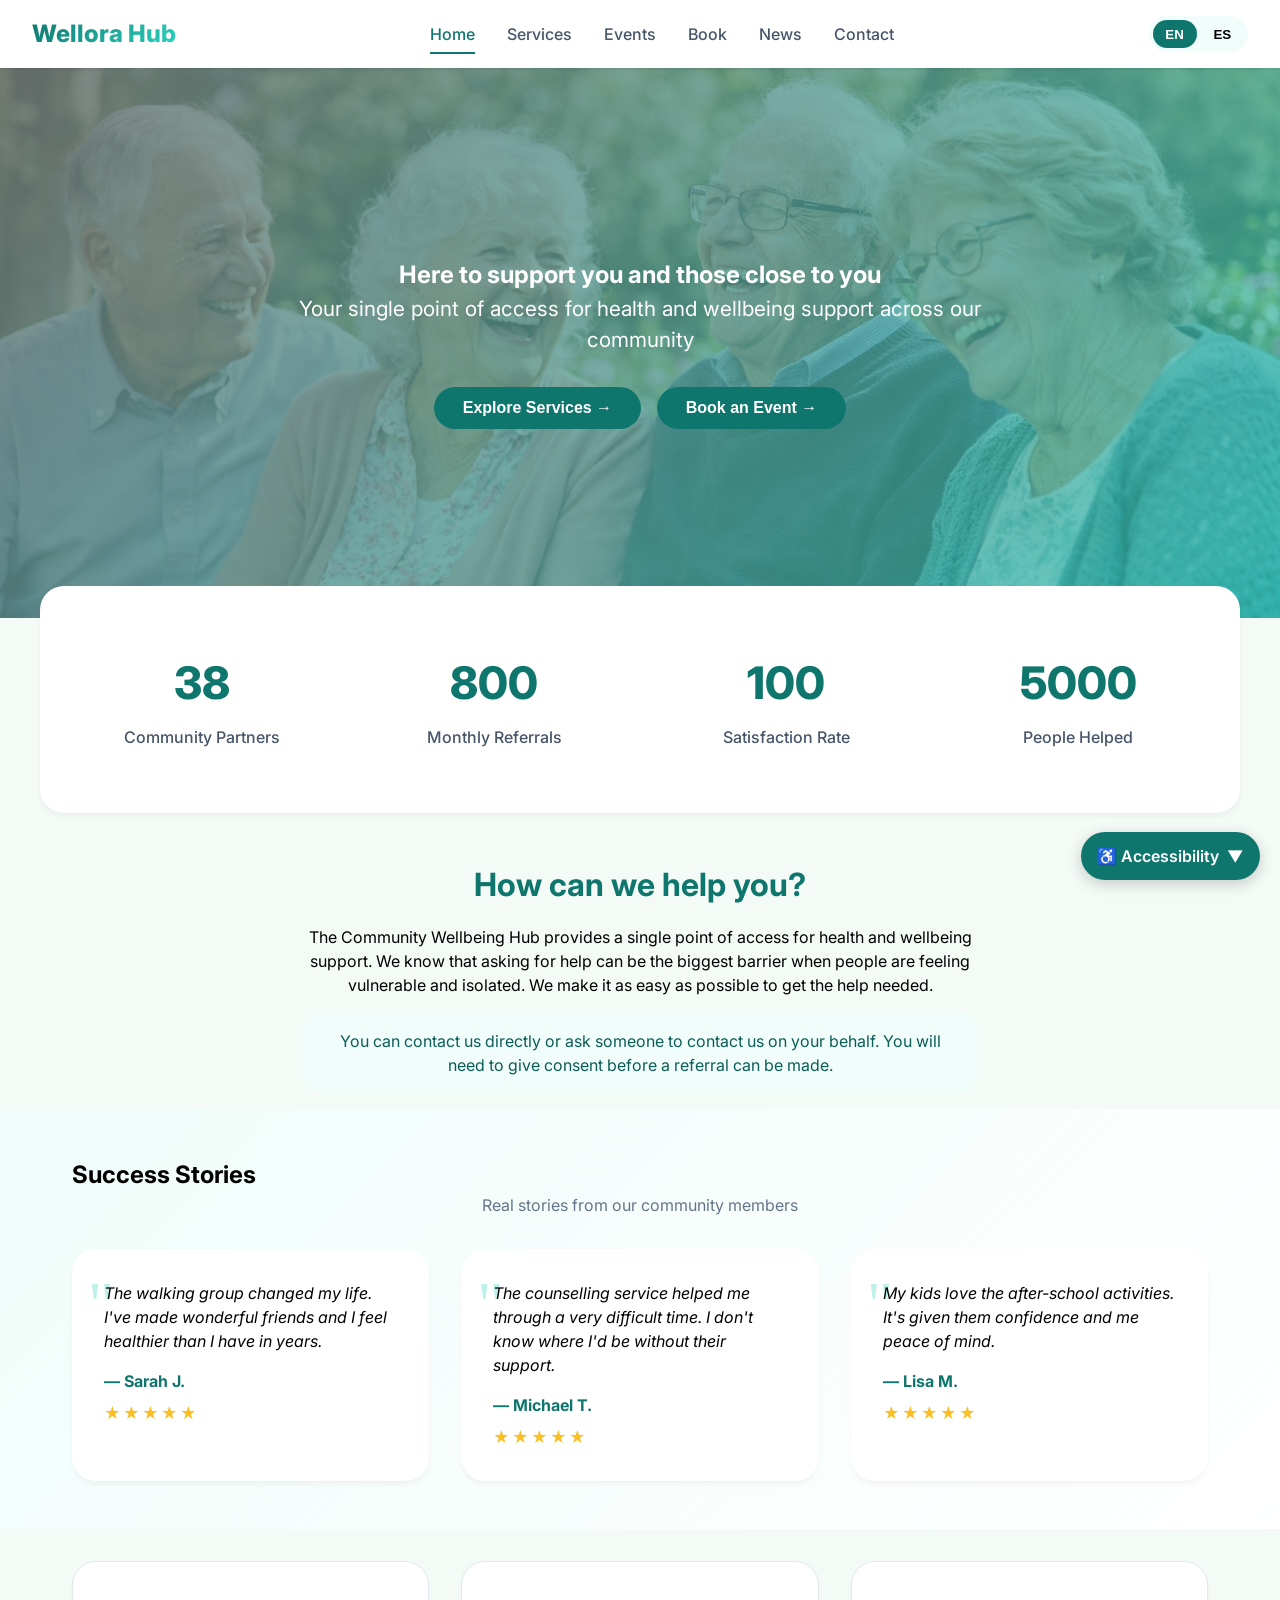
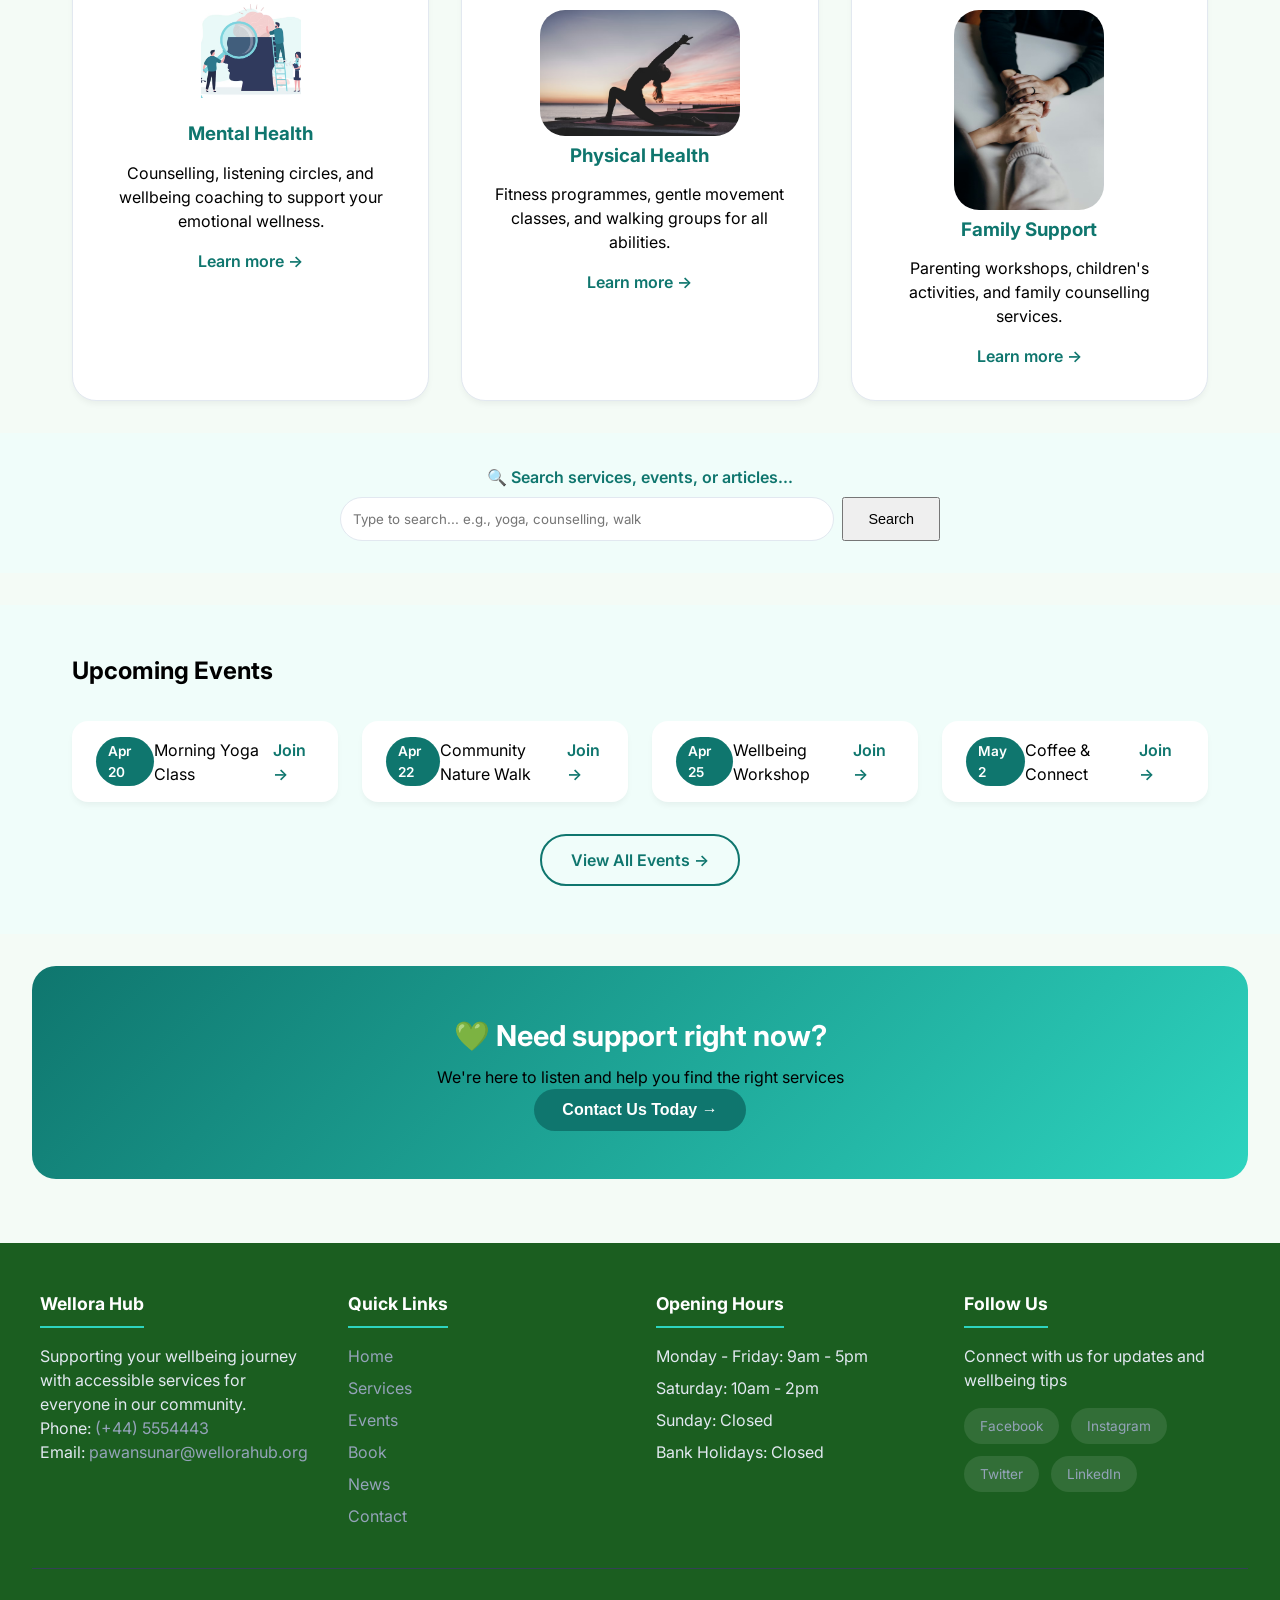
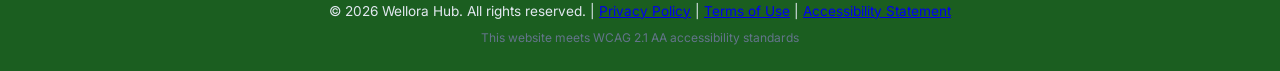
<file: index.html>
<!DOCTYPE html>
<html lang="en">
<head>
<meta charset="UTF-8">
<meta name="viewport" content="width=device-width, initial-scale=1.0">
<meta name="description" content="Wellora Hub - Community wellbeing services, events, and support for everyone">
<title>Wellora Hub | Community Wellbeing</title>
<link rel="stylesheet" href="styles.css">
</head>
<body>

<header>
<p>Wellora Hub</p>
<div class="menu-toggle" aria-label="Menu">☰</div>
<nav aria-label="Main navigation">
<ul>
<li><a href="index.html" class="active">Home</a></li>
<li><a href="services.html">Services</a></li>
<li><a href="events.html">Events</a></li>
<li><a href="booking.html">Book</a></li>
<li><a href="news.html">News</a></li>
<li><a href="contact.html">Contact</a></li>
</ul>
</nav>
<div class="language-toggle">
    <button id="langEn" class="lang-btn active" aria-label="English">EN</button>
    <button id="langEs" class="lang-btn" aria-label="Spanish">ES</button>
</div>
</header>

<!-- HERO SECTION -->
<section class="hero" aria-label="Welcome hero section">
    <div class="hero-overlay"></div>
    <div class="hero-content">
        <h1 data-en="Here to support you and those close to you" data-es="Aquí para apoyarte a ti y a tus seres queridos">Here to support you and those close to you</h1>
        <p data-en="Your single point of access for health and wellbeing support across our community" data-es="Tu punto de acceso único para apoyo de salud y bienestar en nuestra comunidad">Your single point of access for health and wellbeing support across our community</p>
        <div class="hero-buttons">
            <button class="btn" id="exploreBtn" aria-label="Explore services">Explore Services →</button>
            <button class="btn btn-outline-light" id="bookNowBtn">Book an Event →</button>
        </div>
    </div>
</section>

<!-- STATS SECTION -->
<section class="stats-container" aria-label="Key statistics">
    <div class="stat-card">
        <div class="stat-number" data-target="38">26+</div>
        <div class="stat-label" data-en="Community Partners" data-es="Socios Comunitarios">Community Partners</div>
    </div>
    <div class="stat-card">
        <div class="stat-number" data-target="800">55</div>
        <div class="stat-label" data-en="Monthly Referrals" data-es="Referencias Mensuales">Monthly Referrals</div>
    </div>
    <div class="stat-card">
        <div class="stat-number" data-target="100">0</div>
        <div class="stat-label" data-en="Satisfaction Rate" data-es="Tasa de Satisfacción">Satisfaction Rate</div>
    </div>
    <div class="stat-card">
        <div class="stat-number" data-target="5000">0</div>
        <div class="stat-label" data-en="People Helped" data-es="Personas Ayudadas">People Helped</div>
    </div>
</section>

<!-- INTRODUCTION -->
<section class="services-intro">
    <div class="container">
        <h2 data-en="How can we help you?" data-es="¿Cómo podemos ayudarte?">How can we help you?</h2>
        <p data-en="The Community Wellbeing Hub provides a single point of access for health and wellbeing support. We know that asking for help can be the biggest barrier when people are feeling vulnerable and isolated. We make it as easy as possible to get the help needed." data-es="El Centro Comunitario de Bienestar proporciona un punto de acceso único para apoyo de salud y bienestar. Sabemos que pedir ayuda puede ser la mayor barrera cuando las personas se sienten vulnerables y aisladas. Hacemos que sea lo más fácil posible obtener la ayuda necesaria.">
        The Community Wellbeing Hub provides a single point of access for health and wellbeing support. We know that asking for help can be the biggest barrier when people are feeling vulnerable and isolated. We make it as easy as possible to get the help needed.</p>
        <p class="highlight-text" data-en="You can contact us directly or ask someone to contact us on your behalf. You will need to give consent before a referral can be made." data-es="Puedes contactarnos directamente o pedirle a alguien que nos contacte en tu nombre. Deberás dar tu consentimiento antes de que se pueda hacer una referencia.">
        You can contact us directly or ask someone to contact us on your behalf. You will need to give consent before a referral can be made.</p>
    </div>
</section>

<!-- TESTIMONIALS SECTION -->
<section class="testimonials-section">
    <div class="container">
        <h2 data-en="Success Stories" data-es="Historias de Éxito"> Success Stories</h2>
        <p class="section-intro" data-en="Real stories from our community members" data-es="Historias reales de miembros de nuestra comunidad">Real stories from our community members</p>
        <div class="testimonials-grid">
            <div class="testimonial-card">
                <div class="testimonial-quote">"</div>
                <p data-en="The walking group changed my life. I've made wonderful friends and I feel healthier than I have in years." data-es="El grupo de caminata cambió mi vida. He hecho amigos maravillosos y me siento más saludable que en años.">
                The walking group changed my life. I've made wonderful friends and I feel healthier than I have in years.</p>
                <div class="testimonial-author">— Sarah J.</div>
                <div class="testimonial-stars">★★★★★</div>
            </div>
            <div class="testimonial-card">
                <div class="testimonial-quote">"</div>
                <p data-en="The counselling service helped me through a very difficult time. I don't know where I'd be without their support." data-es="El servicio de consejería me ayudó en un momento muy difícil. No sé dónde estaría sin su apoyo.">
                The counselling service helped me through a very difficult time. I don't know where I'd be without their support.</p>
                <div class="testimonial-author">— Michael T.</div>
                <div class="testimonial-stars">★★★★★</div>
            </div>
            <div class="testimonial-card">
                <div class="testimonial-quote">"</div>
                <p data-en="My kids love the after-school activities. It's given them confidence and me peace of mind." data-es="A mis hijos les encantan las actividades extracurriculares. Les ha dado confianza y a mí tranquilidad.">
                My kids love the after-school activities. It's given them confidence and me peace of mind.</p>
                <div class="testimonial-author">— Lisa M.</div>
                <div class="testimonial-stars">★★★★★</div>
            </div>
        </div>
    </div>
</section>



<!-- SERVICES CARDS -->
<section class="card-container" aria-label="Our services">
    <div class="card">
        <img class="mentalh" src="mental.avif" alt="">
        <div class="card-icon"></div>
        <h3 data-en="Mental Health" data-es="Salud Mental">Mental Health</h3>
        <p data-en="Counselling, listening circles, and wellbeing coaching to support your emotional wellness." data-es="Consejería, círculos de escucha y coaching de bienestar para apoyar tu bienestar emocional.">
        Counselling, listening circles, and wellbeing coaching to support your emotional wellness.</p>
        <a href="services.html#mental-health" class="card-link">Learn more →</a>
    </div>

    <div class="card">
        <div class="card-icon"></div>
        <img class="physicalh" src="physical.avif" alt="">
        <h3 data-en="Physical Health" data-es="Salud Física">Physical Health</h3>
        <p data-en="Fitness programmes, gentle movement classes, and walking groups for all abilities." data-es="Programas de fitness, clases de movimiento suave y grupos de caminata para todas las habilidades.">
        Fitness programmes, gentle movement classes, and walking groups for all abilities.</p>
        <a href="services.html#physical-health" class="card-link">Learn more →</a>
    </div>

    <div class="card">
        <div class="card-icon"></div>
        <img class="familys" src="family.avif" alt="">
        <h3 data-en="Family Support" data-es="Apoyo Familiar">Family Support</h3>
        <p data-en="Parenting workshops, children's activities, and family counselling services." data-es="Talleres para padres, actividades infantiles y servicios de consejería familiar.">
        Parenting workshops, children's activities, and family counselling services.</p>
        <a href="services.html#family-support" class="card-link">Learn more →</a>
    </div>
</section>

<!-- SEARCH BAR -->
<section class="search-section">
    <div class="container">
        <div class="search-container">
            <label for="searchInput" data-en="Search services, events, or articles..." data-es="Buscar servicios, eventos o artículos...">🔍 Search services, events, or articles...</label>
            <div class="search-wrapper">
                <input type="text" id="searchInput" placeholder="Type to search... e.g., yoga, counselling, walk">
                <button id="searchBtn" class="btn-small">Search</button>
            </div>
            <div id="searchResults" class="search-results"></div>
        </div>
    </div>
</section>

<!-- UPCOMING EVENTS PREVIEW -->
<section class="preview-section">
    <div class="container">
        <h2 data-en="Upcoming Events" data-es="Próximos Eventos">Upcoming Events</h2>
        <div class="preview-grid">
            <div class="preview-item">
                <span class="preview-date">Apr 20</span>
                <span class="preview-title" data-en="Morning Yoga Class" data-es="Clase de Yoga Matutina">Morning Yoga Class</span>
                <a href="events.html" class="preview-link">Join →</a>
            </div>
            <div class="preview-item">
                <span class="preview-date">Apr 22</span>
                <span class="preview-title" data-en="Community Nature Walk" data-es="Caminata Natural Comunitaria">Community Nature Walk</span>
                <a href="events.html" class="preview-link">Join →</a>
            </div>
            <div class="preview-item">
                <span class="preview-date">Apr 25</span>
                <span class="preview-title" data-en="Wellbeing Workshop" data-es="Taller de Bienestar">Wellbeing Workshop</span>
                <a href="events.html" class="preview-link">Join →</a>
            </div>
            <div class="preview-item">
                <span class="preview-date">May 2</span>
                <span class="preview-title" data-en="Coffee & Connect" data-es="Café y Conexión">Coffee & Connect</span>
                <a href="events.html" class="preview-link">Join →</a>
            </div>
        </div>
        <div class="text-center">
            <a href="events.html" class="btn btn-outline">View All Events →</a>
        </div>
    </div>
</section>

<!-- CTA SECTION -->
<section class="cta-section">
    <div class="cta-content">
        <h3 data-en="Need support right now?" data-es="¿Necesitas apoyo ahora mismo?">💚 Need support right now?</h3>
        <p data-en="We're here to listen and help you find the right services" data-es="Estamos aquí para escucharte y ayudarte a encontrar los servicios adecuados">
        We're here to listen and help you find the right services</p>
        <button class="btn btn-light" onclick="window.location.href='contact.html'">Contact Us Today →</button>
    </div>
</section>

<footer>
    <div class="footer-container">
        <div class="footer-section">
            <h3>Wellora Hub</h3>
            <p data-en="Supporting your wellbeing journey with accessible services for everyone in our community." data-es="Apoyando tu viaje de bienestar con servicios accesibles para todos en nuestra comunidad.">
            Supporting your wellbeing journey with accessible services for everyone in our community.</p>
            <div class="footer-contact">
                <p>Phone: <a href="tel:+4451234567">(+44) 5554443</a></p>
                <p>Email: <a href="mailto:pawansunar@wellorahub.org">pawansunar@wellorahub.org</a></p>
            </div>
        </div>
        
        <div class="footer-section">
            <h3 data-en="Quick Links" data-es="Enlaces Rápidos">Quick Links</h3>
            <ul>
                <li><a href="index.html">Home</a></li>
                <li><a href="services.html">Services</a></li>
                <li><a href="events.html">Events</a></li>
                <li><a href="booking.html">Book</a></li>
                <li><a href="news.html">News</a></li>
                <li><a href="contact.html">Contact</a></li>
            </ul>
        </div>
        
        <div class="footer-section">
            <h3 data-en="Opening Hours" data-es="Horario de Apertura">Opening Hours</h3>
            <ul>
                <li>Monday - Friday: 9am - 5pm</li>
                <li>Saturday: 10am - 2pm</li>
                <li>Sunday: Closed</li>
                <li>Bank Holidays: Closed</li>
            </ul>
        </div>
        
        <div class="footer-section">
            <h3 data-en="Follow Us" data-es="Síguenos">Follow Us</h3>
            <p data-en="Connect with us for updates and wellbeing tips" data-es="Conéctate con nosotros para actualizaciones y consejos de bienestar">
            Connect with us for updates and wellbeing tips</p>
            <div class="social-links">
                <a href="#" class="social-link facebook">Facebook</a>
                <a href="#" class="social-link instagram">Instagram</a>
                <a href="#" class="social-link twitter">Twitter</a>
                <a href="#" class="social-link linkedin">LinkedIn</a>
            </div>
        </div>
    </div>
    
    <div class="footer-bottom">
        <p>&copy; 2026 Wellora Hub. All rights reserved. | <a href="#">Privacy Policy</a> | <a href="#">Terms of Use</a> | <a href="#">Accessibility Statement</a></p>
        <p class="accessibility-note">This website meets WCAG 2.1 AA accessibility standards</p>
    </div>
</footer>

<script src="script.js"></script>
</body>
</html>
</file>
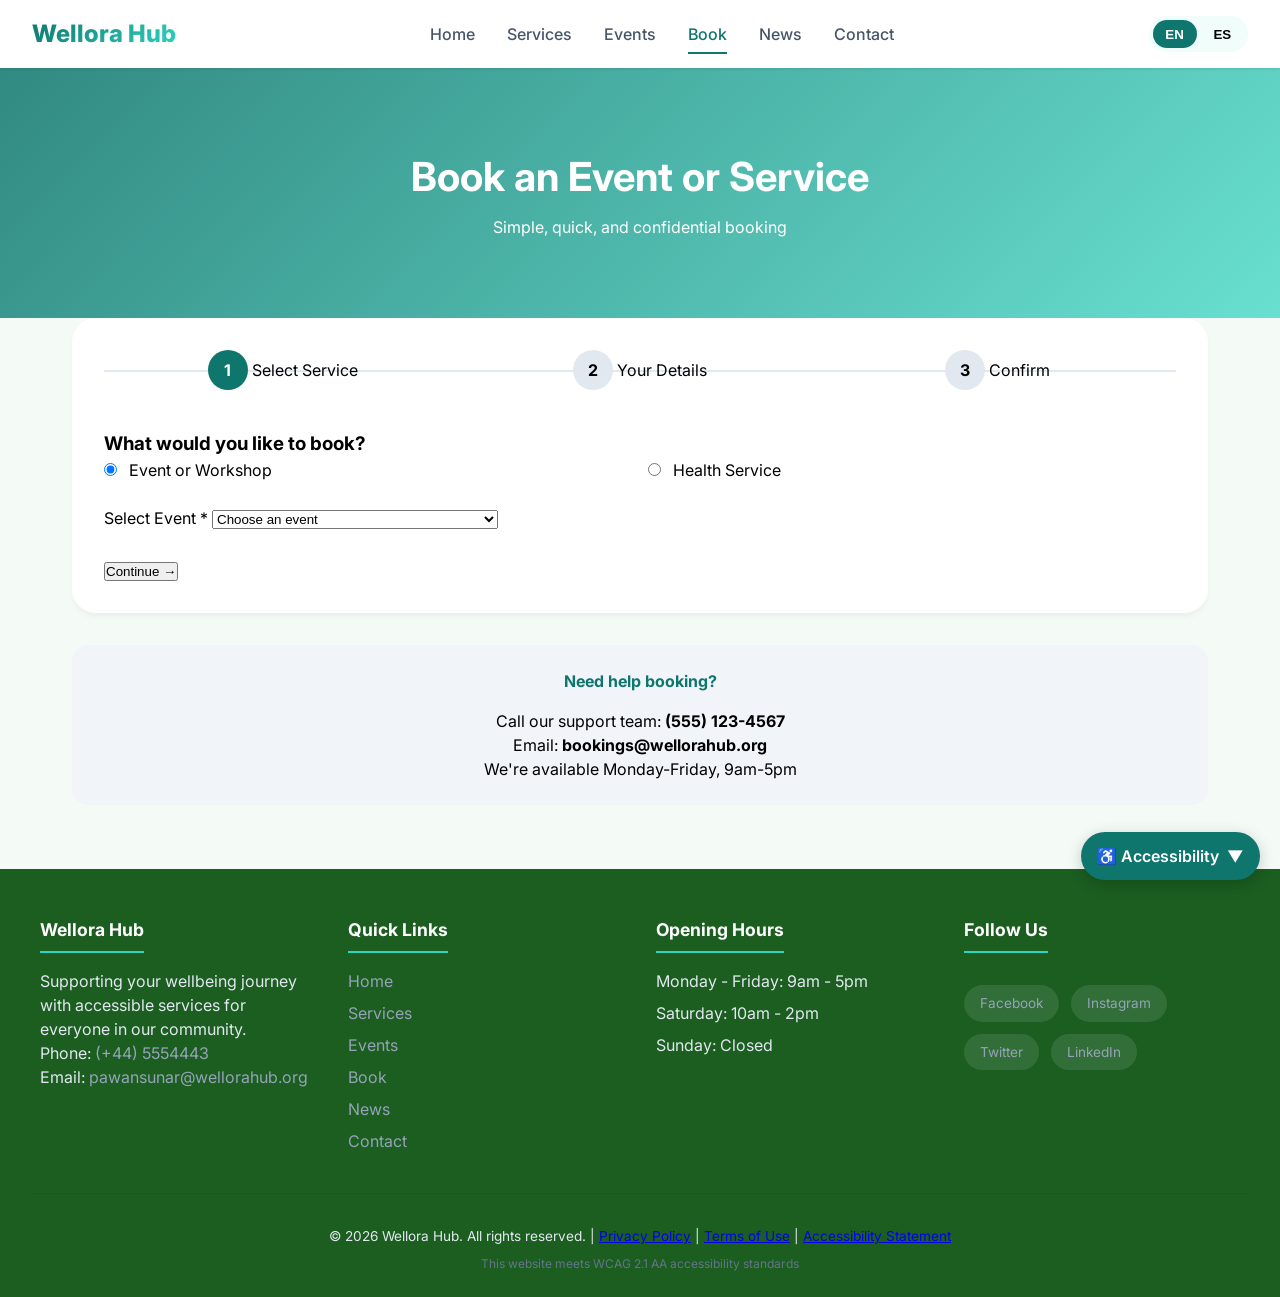
<file: booking.html>
<!DOCTYPE html>
<html lang="en">
<head>
<meta charset="UTF-8">
<meta name="viewport" content="width=device-width, initial-scale=1.0">
<meta name="description" content="Book events and services at Wellora Hub">
<title>Book an Event | Wellora Hub</title>
<link rel="stylesheet" href="styles.css">
</head>
<body>

<header>
<p>Wellora Hub</p>
<div class="menu-toggle" aria-label="Menu">☰</div>
<nav aria-label="Main navigation">
<ul>
<li><a href="index.html">Home</a></li>
<li><a href="services.html">Services</a></li>
<li><a href="events.html">Events</a></li>
<li><a href="booking.html" class="active">Book</a></li>
<li><a href="news.html">News</a></li>
<li><a href="contact.html">Contact</a></li>
</ul>
</nav>
<div class="language-toggle">
    <button id="langEn" class="lang-btn active" aria-label="English">EN</button>
    <button id="langEs" class="lang-btn" aria-label="Spanish">ES</button>
</div>
</header>

<section class="page-hero booking-hero" aria-label="Booking page header">
    <div class="page-hero-overlay"></div>
    <div class="page-hero-content">
        <h1 data-en="Book an Event or Service" data-es="Reserva un Evento o Servicio">Book an Event or Service</h1>
        <p data-en="Simple, quick, and confidential booking" data-es="Reserva simple, rápida y confidencial">Simple, quick, and confidential booking</p>
    </div>
</section>

<div class="container">
    <!-- WIZARD-STYLE MULTI-STEP FORM -->
    <div class="wizard-container">
        <div class="wizard-steps">
            <div class="wizard-step active" data-step="1">
                <div class="step-circle">1</div>
                <span data-en="Select Service" data-es="Seleccionar Servicio">Select Service</span>
            </div>
            <div class="wizard-step" data-step="2">
                <div class="step-circle">2</div>
                <span data-en="Your Details" data-es="Tus Datos">Your Details</span>
            </div>
            <div class="wizard-step" data-step="3">
                <div class="step-circle">3</div>
                <span data-en="Confirm" data-es="Confirmar">Confirm</span>
            </div>
        </div>
        
        <form id="multiStepForm">
            <!-- STEP 1 -->
            <div class="form-step active" id="step1">
                <h3 data-en="What would you like to book?" data-es="¿Qué te gustaría reservar?">What would you like to book?</h3>
                <div class="booking-options">
                    <div class="booking-option">
                        <input type="radio" name="bookingType" id="eventBooking" value="event" checked>
                        <label for="eventBooking"> Event or Workshop</label>
                    </div>
                    <div class="booking-option">
                        <input type="radio" name="bookingType" id="serviceBooking" value="service">
                        <label for="serviceBooking"> Health Service</label>
                    </div>
                </div>
                
                <div id="eventSelect" class="selection-group">
                    <label for="eventSelect" data-en="Select Event" data-es="Seleccionar Evento">Select Event *</label>
                    <select id="eventSelect">
                        <option value="">Choose an event</option>
                        <option>Morning Yoga Class - April 20 (10:00 AM)</option>
                        <option>Community Nature Walk - April 22 (2:00 PM)</option>
                        <option>Wellbeing Workshop - April 25 (6:00 PM)</option>
                        <option>Coffee & Connect - May 2 (11:00 AM)</option>
                        <option>Parenting Workshop - May 5 (1:00 PM)</option>
                        <option>Gentle Exercise Class - May 7 (11:00 AM)</option>
                        <option>Art Therapy Session - May 10 (2:00 PM)</option>
                        <option>Community Book Club - May 12 (6:30 PM)</option>
                        <option>Mindfulness Session - May 15 (10:00 AM)</option>
                        <option>Social Dance Class - May 18 (7:00 PM)</option>
                    </select>
                </div>
                
                <div id="serviceSelect" class="selection-group" style="display:none;">
                    <label for="serviceSelect" data-en="Select Service" data-es="Seleccionar Servicio">Select Service *</label>
                    <select id="serviceSelect">
                        <option value="">Choose a service</option>
                        <option>Mental Health Counselling (50 min session)</option>
                        <option>Physical Health Consultation</option>
                        <option>Family Support Session</option>
                        <option>Elderly Support Visit</option>
                        <option>Digital Skills Training</option>
                    </select>
                </div>
                
                <div class="form-nav">
                    <button type="button" class="btn-next">Continue →</button>
                </div>
            </div>
            
            <!-- STEP 2 -->
            <div class="form-step" id="step2">
                <h3 data-en="Your Details" data-es="Tus Datos">Your Details</h3>
                <div class="form-group">
                    <label for="fullName" data-en="Full Name" data-es="Nombre Completo">Full Name *</label>
                    <input type="text" id="fullName" required>
                    <span class="error-message" id="nameError"></span>
                </div>
                
                <div class="form-group">
                    <label for="emailAddress" data-en="Email Address" data-es="Correo Electrónico">Email Address *</label>
                    <input type="email" id="emailAddress" required>
                    <span class="error-message" id="emailError"></span>
                </div>
                
                <div class="form-group">
                    <label for="phoneNumber" data-en="Phone Number" data-es="Número de Teléfono">Phone Number *</label>
                    <input type="tel" id="phoneNumber" required>
                    <span class="error-message" id="phoneError"></span>
                </div>
                
                <div class="form-group">
                    <label for="preferences" data-en="Accessibility or Dietary Requirements" data-es="Requisitos de Accesibilidad o Dieta">Accessibility or Dietary Requirements</label>
                    <textarea id="preferences" placeholder="Please let us know of any needs we should be aware of..."></textarea>
                </div>
                
                <div class="form-group">
                    <label class="checkbox-label">
                        <input type="checkbox" id="consent" required>
                        <span data-en="I consent to Wellora Hub processing my data for this booking" data-es="Doy mi consentimiento para que Wellora Hub procese mis datos para esta reserva">I consent to Wellora Hub processing my data for this booking *</span>
                    </label>
                    <span class="error-message" id="consentError"></span>
                </div>
                
                <div class="form-nav">
                    <button type="button" class="btn-prev">← Back</button>
                    <button type="button" class="btn-next">Continue →</button>
                </div>
            </div>
            
            <!-- STEP 3 -->
            <div class="form-step" id="step3">
                <h3 data-en="Confirm Your Booking" data-es="Confirma tu Reserva">Confirm Your Booking</h3>
                <div class="booking-summary" id="bookingSummary"></div>
                <div class="form-nav">
                    <button type="button" class="btn-prev">← Back</button>
                    <button type="submit" class="btn-submit">Confirm Booking →</button>
                </div>
            </div>
        </form>
    </div>
    
    <!-- HELP SECTION -->
    <div class="booking-help">
        <h4 data-en="Need help booking?" data-es="¿Necesitas ayuda para reservar?">Need help booking?</h4>
        <p>Call our support team: <strong>(555) 123-4567</strong></p>
        <p>Email: <strong>bookings@wellorahub.org</strong></p>
        <p data-en="We're available Monday-Friday, 9am-5pm" data-es="Estamos disponibles de lunes a viernes, 9am-5pm">We're available Monday-Friday, 9am-5pm</p>
    </div>
</div>

<footer>
    <div class="footer-container">
        <div class="footer-section">
            <h3>Wellora Hub</h3>
            <p>Supporting your wellbeing journey with accessible services for everyone in our community.</p>
            <div class="footer-contact">
                <p>Phone: <a href="tel:+4451234567">(+44)  5554443</a></p>
                <p>Email: <a href="mailto:pawansunar@wellorahub.org">pawansunar@wellorahub.org</a></p>
            </div>
        </div>
        <div class="footer-section">
            <h3>Quick Links</h3>
            <ul>
                <li><a href="index.html">Home</a></li>
                <li><a href="services.html">Services</a></li>
                <li><a href="events.html">Events</a></li>
                <li><a href="booking.html">Book</a></li>
                <li><a href="news.html">News</a></li>
                <li><a href="contact.html">Contact</a></li>
            </ul>
        </div>
        <div class="footer-section">
            <h3>Opening Hours</h3>
            <ul>
                <li>Monday - Friday: 9am - 5pm</li>
                <li>Saturday: 10am - 2pm</li>
                <li>Sunday: Closed</li>
            </ul>
        </div>
        <div class="footer-section">
            <h3>Follow Us</h3>
            <div class="social-links">
                <a href="#" class="social-link facebook"> Facebook</a>
                <a href="#" class="social-link instagram"> Instagram</a>
                <a href="#" class="social-link twitter"> Twitter</a>
                <a href="#" class="social-link linkedin"> LinkedIn</a>
            </div>
        </div>
    </div>
    <div class="footer-bottom">
        <p>&copy; 2026 Wellora Hub. All rights reserved. | <a href="#">Privacy Policy</a> | <a href="#">Terms of Use</a> | <a href="#">Accessibility Statement</a></p>
        <p class="accessibility-note">This website meets WCAG 2.1 AA accessibility standards</p>
    </div>
</footer>

<script src="script.js"></script>
</body>
</html>
</file>
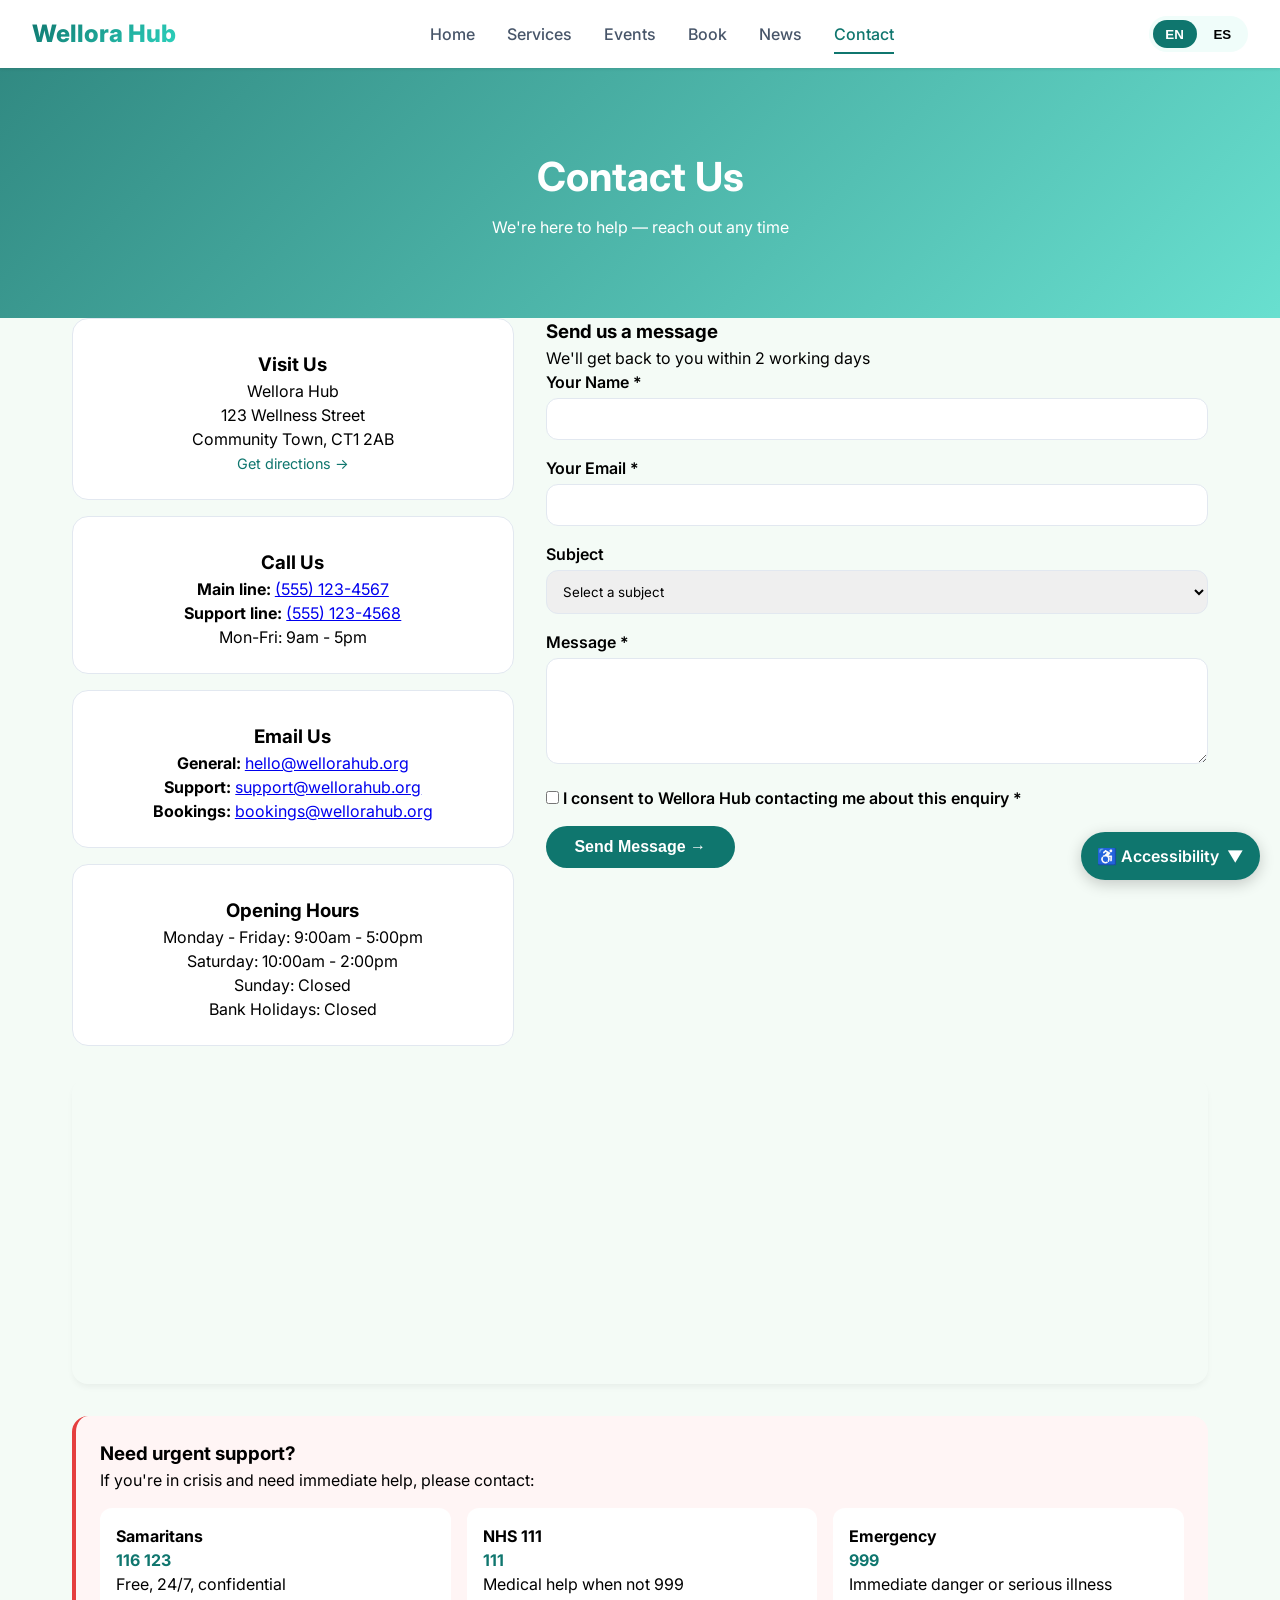
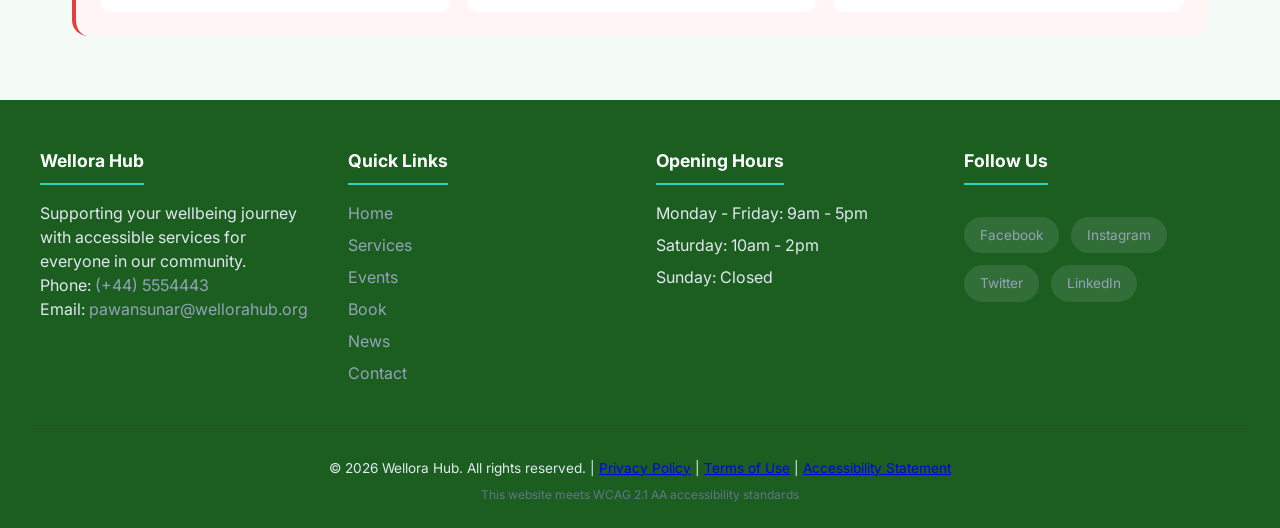
<file: contact.html>
<!DOCTYPE html>
<html lang="en">
<head>
<meta charset="UTF-8">
<meta name="viewport" content="width=device-width, initial-scale=1.0">
<meta name="description" content="Contact Wellora Hub for support, information, or to book services">
<title>Contact Us | Wellora Hub</title>
<link rel="stylesheet" href="styles.css">
</head>
<body>

<header>
<p> Wellora Hub</p>
<div class="menu-toggle" aria-label="Menu">☰</div>
<nav aria-label="Main navigation">
<ul>
<li><a href="index.html">Home</a></li>
<li><a href="services.html">Services</a></li>
<li><a href="events.html">Events</a></li>
<li><a href="booking.html">Book</a></li>
<li><a href="news.html">News</a></li>
<li><a href="contact.html" class="active">Contact</a></li>
</ul>
</nav>
<div class="language-toggle">
    <button id="langEn" class="lang-btn active" aria-label="English">EN</button>
    <button id="langEs" class="lang-btn" aria-label="Spanish">ES</button>
</div>
</header>

<section class="page-hero contact-hero" aria-label="Contact page header">
    <div class="page-hero-overlay"></div>
    <div class="page-hero-content">
        <h1 data-en="Contact Us" data-es="Contáctanos">Contact Us</h1>
        <p data-en="We're here to help — reach out any time" data-es="Estamos aquí para ayudar — comunícate en cualquier momento">We're here to help — reach out any time</p>
    </div>
</section>

<div class="container">
    <div class="contact-wrapper">
        <div class="contact-info">
            <div class="info-card">
                <div class="info-icon"></div>
                <h3 data-en="Visit Us" data-es="Visítanos">Visit Us</h3>
                <p>Wellora Hub<br>123 Wellness Street<br>Community Town, CT1 2AB</p>
                <p><a href="#" class="direction-link" data-en="Get directions →" data-es="Obtener direcciones →">Get directions →</a></p>
            </div>
            <div class="info-card">
                <div class="info-icon"></div>
                <h3 data-en="Call Us" data-es="Llámanos">Call Us</h3>
                <p><strong data-en="Main line:" data-es="Línea principal:">Main line:</strong> <a href="tel:+5551234567">(555) 123-4567</a></p>
                <p><strong data-en="Support line:" data-es="Línea de apoyo:">Support line:</strong> <a href="tel:+5551234568">(555) 123-4568</a></p>
                <p class="hours" data-en="Mon-Fri: 9am - 5pm" data-es="Lun-Vie: 9am - 5pm">Mon-Fri: 9am - 5pm</p>
            </div>
            <div class="info-card">
                <div class="info-icon"></div>
                <h3 data-en="Email Us" data-es="Envíanos un Email">Email Us</h3>
                <p><strong data-en="General:" data-es="General:">General:</strong> <a href="mailto:hello@wellorahub.org">hello@wellorahub.org</a></p>
                <p><strong data-en="Support:" data-es="Apoyo:">Support:</strong> <a href="mailto:support@wellorahub.org">support@wellorahub.org</a></p>
                <p><strong data-en="Bookings:" data-es="Reservas:">Bookings:</strong> <a href="mailto:bookings@wellorahub.org">bookings@wellorahub.org</a></p>
            </div>
            <div class="info-card">
                <div class="info-icon"></div>
                <h3 data-en="Opening Hours" data-es="Horario de Apertura">Opening Hours</h3>
                <p data-en="Monday - Friday: 9:00am - 5:00pm" data-es="Lunes - Viernes: 9:00am - 5:00pm">Monday - Friday: 9:00am - 5:00pm</p>
                <p data-en="Saturday: 10:00am - 2:00pm" data-es="Sábado: 10:00am - 2:00pm">Saturday: 10:00am - 2:00pm</p>
                <p data-en="Sunday: Closed" data-es="Domingo: Cerrado">Sunday: Closed</p>
                <p data-en="Bank Holidays: Closed" data-es="Días Festivos: Cerrado">Bank Holidays: Closed</p>
            </div>
        </div>

        <form id="contactForm">
            <h3 data-en="Send us a message" data-es="Envíanos un mensaje">Send us a message</h3>
            <p data-en="We'll get back to you within 2 working days" data-es="Te responderemos en 2 días hábiles">We'll get back to you within 2 working days</p>
            
            <div class="form-group">
                <label for="contact-name" data-en="Your Name" data-es="Tu Nombre">Your Name *</label>
                <input type="text" id="contact-name" required>
                <span class="error-message" id="contactNameError"></span>
            </div>

            <div class="form-group">
                <label for="contact-email" data-en="Your Email" data-es="Tu Correo">Your Email *</label>
                <input type="email" id="contact-email" required>
                <span class="error-message" id="contactEmailError"></span>
            </div>

            <div class="form-group">
                <label for="contact-subject" data-en="Subject" data-es="Asunto">Subject</label>
                <select id="contact-subject">
                    <option value="">Select a subject</option>
                    <option>General enquiry</option>
                    <option>Booking support</option>
                    <option>Service information</option>
                    <option>Volunteering</option>
                    <option>Feedback or complaint</option>
                </select>
            </div>

            <div class="form-group">
                <label for="contact-message" data-en="Message" data-es="Mensaje">Message *</label>
                <textarea id="contact-message" rows="5" required></textarea>
                <span class="error-message" id="contactMessageError"></span>
            </div>

            <div class="form-group">
                <label class="checkbox-label">
                    <input type="checkbox" id="contact-consent" required>
                    <span data-en="I consent to Wellora Hub contacting me about this enquiry" data-es="Doy mi consentimiento para que Wellora Hub me contacte sobre esta consulta">I consent to Wellora Hub contacting me about this enquiry *</span>
                </label>
            </div>

            <button type="submit" class="btn">Send Message →</button>
        </form>
    </div>
    
    <!-- MAP SECTION (Extra feature) -->
    <div class="map-container">
        <iframe 
            src="https://www.google.com/maps/embed?pb=!1m18!1m12!1m3!1d2483.123456789!2d-0.127758!3d51.507351!2m3!1f0!2f0!3f0!3m2!1i1024!2i768!4f13.1!3m3!1m2!1s0x0%3A0x0!2zNTHCsDMwJzI2LjUiTiAwwrAwNyc0MC4wIlc!5e0!3m2!1sen!2suk!4v1234567890" 
            allowfullscreen="" 
            loading="lazy" 
            referrerpolicy="no-referrer-when-downgrade"
            title="Wellora Hub Location Map">
        </iframe>
    </div>
    
    <!-- EMERGENCY SUPPORT SECTION -->
    <div class="emergency-support">
        <h3 data-en="Need urgent support?" data-es="¿Necesitas apoyo urgente?">Need urgent support?</h3>
        <p data-en="If you're in crisis and need immediate help, please contact:" data-es="Si estás en crisis y necesitas ayuda inmediata, por favor contacta:">If you're in crisis and need immediate help, please contact:</p>
        <div class="emergency-contacts">
            <div class="emergency-card">
                <strong>Samaritans</strong>
                <a href="tel:116123">116 123</a>
                <span data-en="Free, 24/7, confidential" data-es="Gratuito, 24/7, confidencial">Free, 24/7, confidential</span>
            </div>
            <div class="emergency-card">
                <strong>NHS 111</strong>
                <a href="tel:111">111</a>
                <span data-en="Medical help when not 999" data-es="Ayuda médica cuando no es 999">Medical help when not 999</span>
            </div>
            <div class="emergency-card">
                <strong>Emergency</strong>
                <a href="tel:999">999</a>
                <span data-en="Immediate danger or serious illness" data-es="Peligro inmediato o enfermedad grave">Immediate danger or serious illness</span>
            </div>
        </div>
    </div>
</div>

<footer>
    <div class="footer-container">
        <div class="footer-section">
            <h3>Wellora Hub</h3>
            <p>Supporting your wellbeing journey with accessible services for everyone in our community.</p>
            <div class="footer-contact">
                <p>Phone: <a href="tel:+4451234567">(+44)  5554443</a></p>
                <p>Email: <a href="mailto:pawansunar@wellorahub.org">pawansunar@wellorahub.org</a></p>
            </div>
        </div>
        <div class="footer-section">
            <h3>Quick Links</h3>
            <ul>
                <li><a href="index.html">Home</a></li>
                <li><a href="services.html">Services</a></li>
                <li><a href="events.html">Events</a></li>
                <li><a href="booking.html">Book</a></li>
                <li><a href="news.html">News</a></li>
                <li><a href="contact.html">Contact</a></li>
            </ul>
        </div>
        <div class="footer-section">
            <h3>Opening Hours</h3>
            <ul>
                <li>Monday - Friday: 9am - 5pm</li>
                <li>Saturday: 10am - 2pm</li>
                <li>Sunday: Closed</li>
            </ul>
        </div>
        <div class="footer-section">
            <h3>Follow Us</h3>
            <div class="social-links">
                <a href="#" class="social-link facebook">Facebook</a>
                <a href="#" class="social-link instagram">Instagram</a>
                <a href="#" class="social-link twitter"> Twitter</a>
                <a href="#" class="social-link linkedin"> LinkedIn</a>
            </div>
        </div>
    </div>
    <div class="footer-bottom">
        <p>&copy; 2026 Wellora Hub. All rights reserved. | <a href="#">Privacy Policy</a> | <a href="#">Terms of Use</a> | <a href="#">Accessibility Statement</a></p>
        <p class="accessibility-note"> This website meets WCAG 2.1 AA accessibility standards</p>
    </div>
</footer>

<script src="script.js"></script>
</body>
</html>
</file>
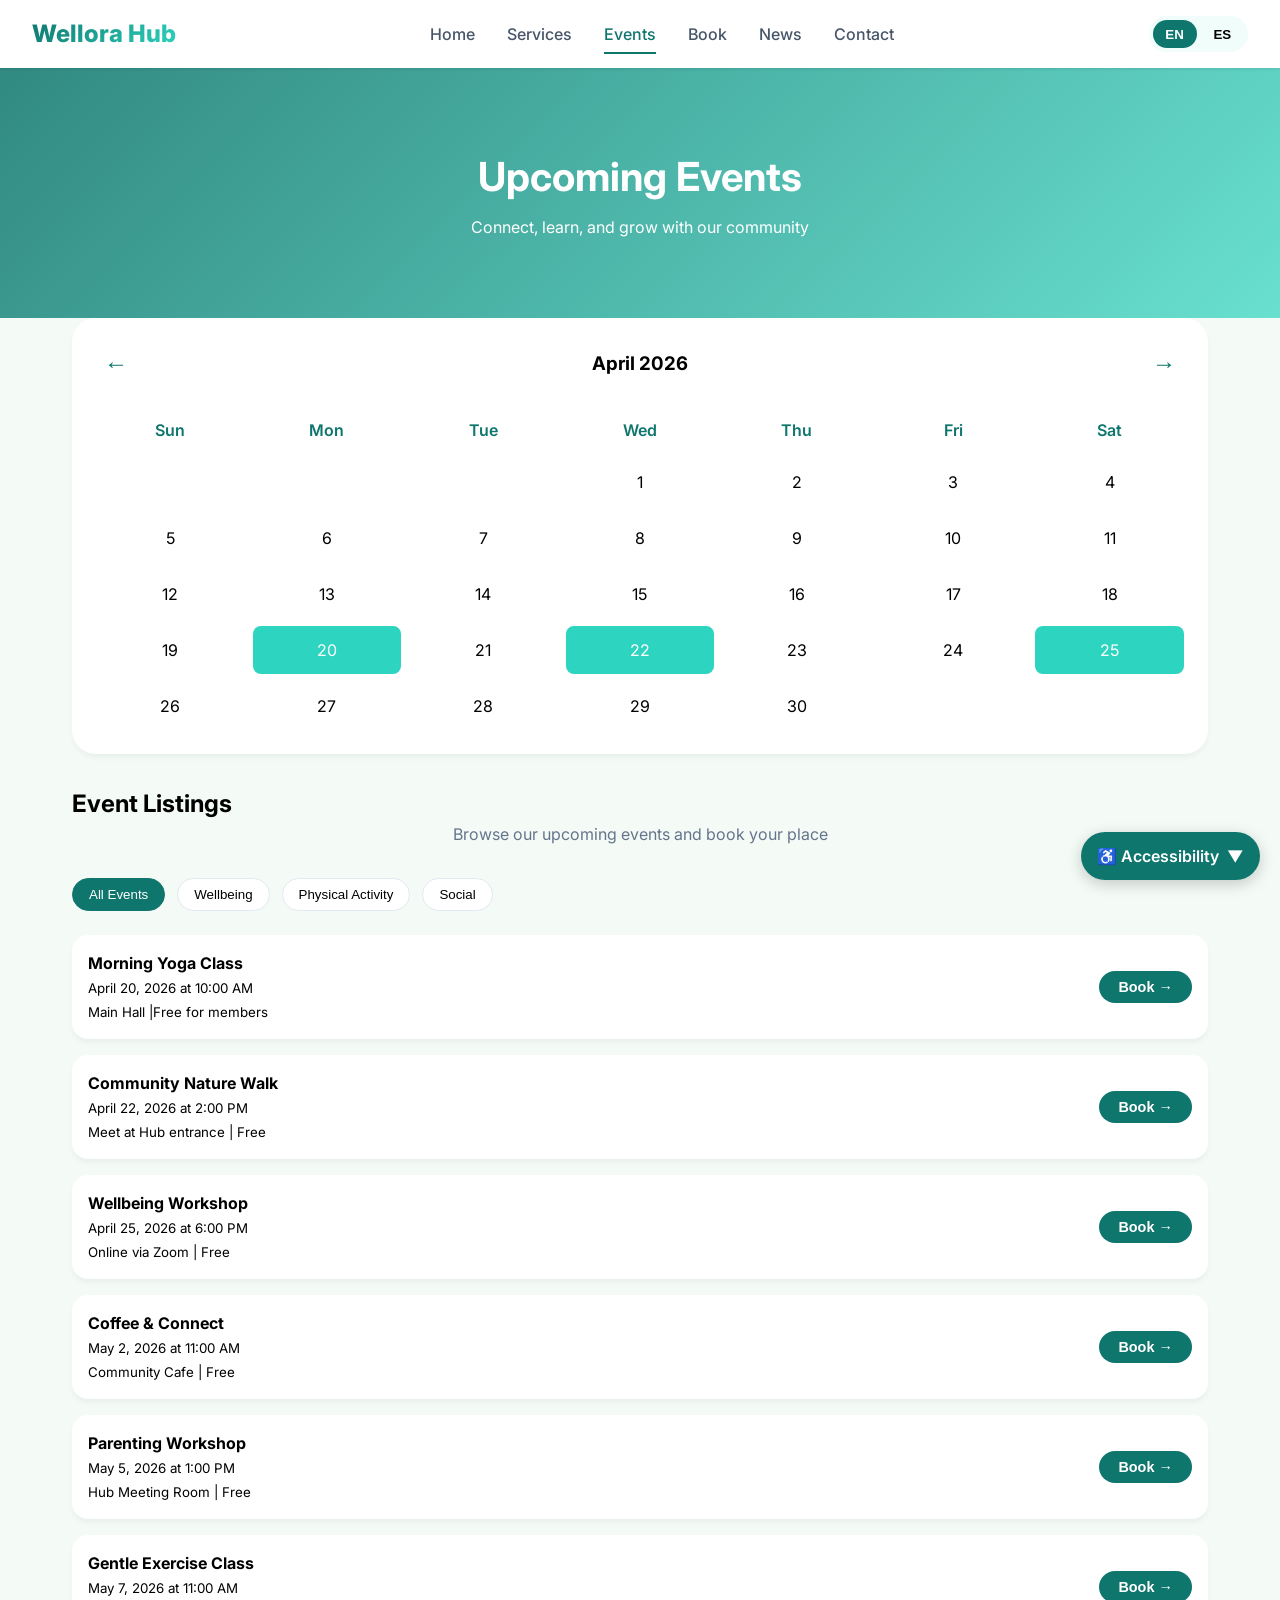
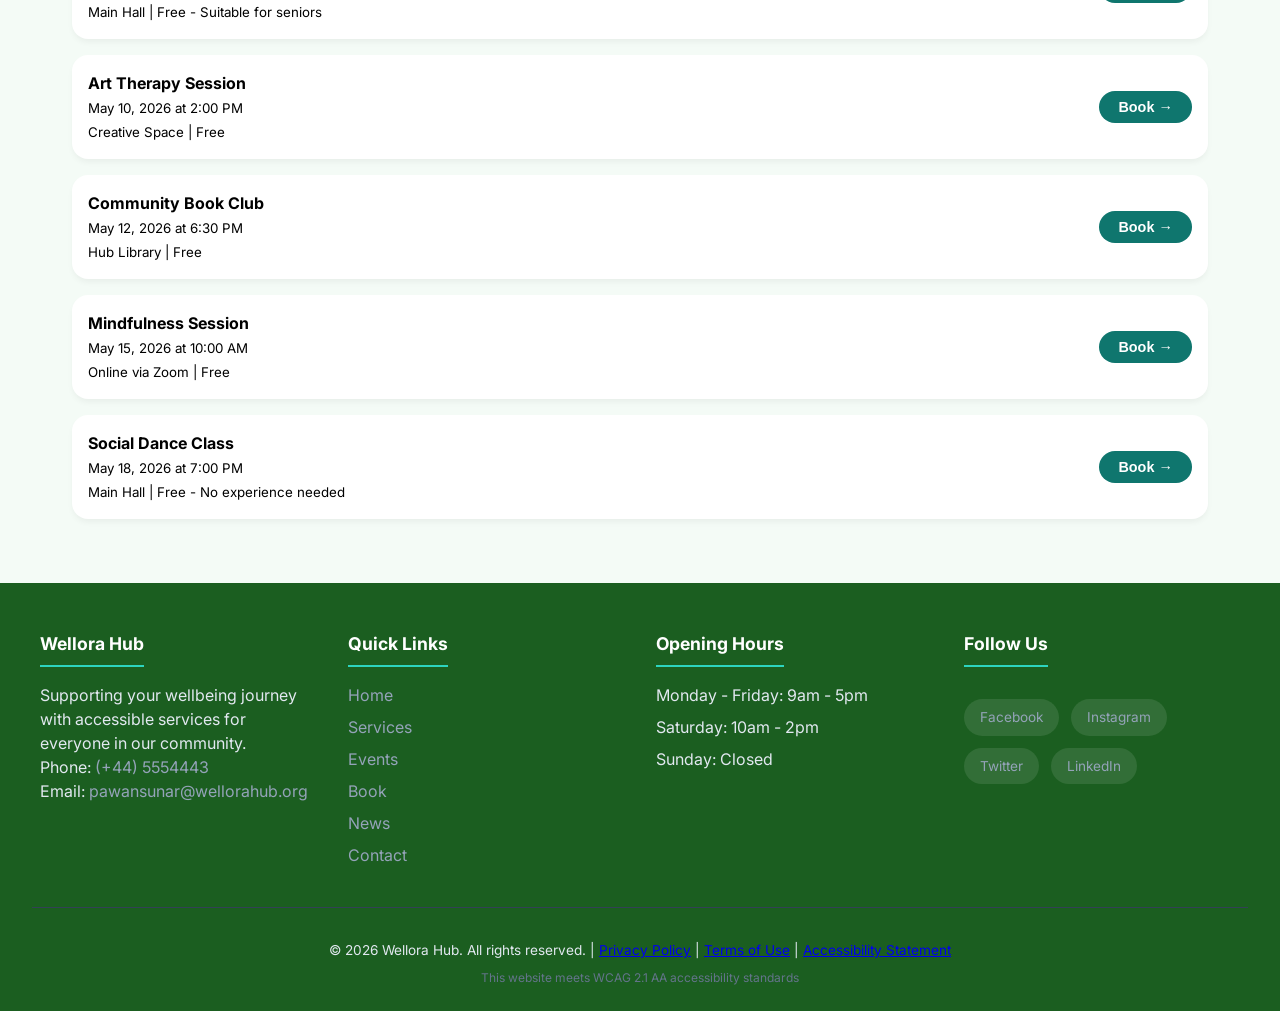
<file: events.html>
<!DOCTYPE html>
<html lang="en">
<head>
<meta charset="UTF-8">
<meta name="viewport" content="width=device-width, initial-scale=1.0">
<meta name="description" content="Wellora Hub events - community workshops, yoga classes, walks and wellbeing activities">
<title>Events | Wellora Hub</title>
<link rel="stylesheet" href="styles.css">
</head>
<body>

<header>
<p> Wellora Hub</p>
<div class="menu-toggle" aria-label="Menu">☰</div>
<nav aria-label="Main navigation">
<ul>
<li><a href="index.html">Home</a></li>
<li><a href="services.html">Services</a></li>
<li><a href="events.html" class="active">Events</a></li>
<li><a href="booking.html">Book</a></li>
<li><a href="news.html">News</a></li>
<li><a href="contact.html">Contact</a></li>
</ul>
</nav>
<div class="language-toggle">
    <button id="langEn" class="lang-btn active" aria-label="English">EN</button>
    <button id="langEs" class="lang-btn" aria-label="Spanish">ES</button>
</div>
</header>

<section class="page-hero events-hero" aria-label="Events page header">
    <div class="page-hero-overlay"></div>
    <div class="page-hero-content">
        <h1 data-en="Upcoming Events" data-es="Próximos Eventos">Upcoming Events</h1>
        <p data-en="Connect, learn, and grow with our community" data-es="Conecta, aprende y crece con nuestra comunidad">Connect, learn, and grow with our community</p>
    </div>
</section>

<div class="container">
    <!-- CALENDAR SECTION -->
    <div class="calendar-view">
        <div class="calendar-header">
            <button id="prevMonth" aria-label="Previous month">←</button>
            <h3 id="currentMonth">April 2026</h3>
            <button id="nextMonth" aria-label="Next month">→</button>
        </div>
        <div class="calendar-grid" id="calendarGrid"></div>
    </div>
    
    <!-- EVENT LISTINGS SECTION -->
    <div class="events-list">
        <h2 data-en="Event Listings" data-es="Lista de Eventos">Event Listings</h2>
        <p class="section-intro" data-en="Browse our upcoming events and book your place" data-es="Explore nuestros próximos eventos y reserve su lugar">Browse our upcoming events and book your place</p>
        
        <!-- FILTER BUTTONS -->
        <div class="event-filters">
            <button class="filter-btn active" data-filter="all">All Events</button>
            <button class="filter-btn" data-filter="wellbeing">Wellbeing</button>
            <button class="filter-btn" data-filter="activity">Physical Activity</button>
            <button class="filter-btn" data-filter="social">Social</button>
        </div>
        
        <!-- EVENTS GRID - UI Option 3 (List Layout) -->
        <div class="events-grid" id="eventsGrid">
            <div class="event-item" data-category="wellbeing">
                <div>
                    <strong>Morning Yoga Class</strong><br>
                    <small>April 20, 2026 at 10:00 AM</small><br>
                    <small>Main Hall |Free for members</small>
                </div>
                <button class="btn btn-small book-event" data-event="Morning Yoga Class - April 20">Book →</button>
            </div>

            <div class="event-item" data-category="activity">
                <div>
                    <strong>Community Nature Walk</strong><br>
                    <small>April 22, 2026 at 2:00 PM</small><br>
                    <small>Meet at Hub entrance | Free</small>
                </div>
                <button class="btn btn-small book-event" data-event="Community Nature Walk - April 22">Book →</button>
            </div>

            <div class="event-item" data-category="wellbeing">
                <div>
                    <strong>Wellbeing Workshop</strong><br>
                    <small>April 25, 2026 at 6:00 PM</small><br>
                    <small>Online via Zoom | Free</small>
                </div>
                <button class="btn btn-small book-event" data-event="Wellbeing Workshop - April 25">Book →</button>
            </div>

            <div class="event-item" data-category="social">
                <div>
                    <strong>Coffee & Connect</strong><br>
                    <small>May 2, 2026 at 11:00 AM</small><br>
                    <small>Community Cafe | Free</small>
                </div>
                <button class="btn btn-small book-event" data-event="Coffee & Connect - May 2">Book →</button>
            </div>

            <div class="event-item" data-category="wellbeing">
                <div>
                    <strong>Parenting Workshop</strong><br>
                    <small>May 5, 2026 at 1:00 PM</small><br>
                    <small>Hub Meeting Room | Free</small>
                </div>
                <button class="btn btn-small book-event" data-event="Parenting Workshop - May 5">Book →</button>
            </div>

            <div class="event-item" data-category="activity">
                <div>
                    <strong>Gentle Exercise Class</strong><br>
                    <small>May 7, 2026 at 11:00 AM</small><br>
                    <small>Main Hall | Free - Suitable for seniors</small>
                </div>
                <button class="btn btn-small book-event" data-event="Gentle Exercise Class - May 7">Book →</button>
            </div>

            <div class="event-item" data-category="wellbeing">
                <div>
                    <strong>Art Therapy Session</strong><br>
                    <small>May 10, 2026 at 2:00 PM</small><br>
                    <small>Creative Space | Free</small>
                </div>
                <button class="btn btn-small book-event" data-event="Art Therapy Session - May 10">Book →</button>
            </div>

            <div class="event-item" data-category="social">
                <div>
                    <strong>Community Book Club</strong><br>
                    <small>May 12, 2026 at 6:30 PM</small><br>
                    <small>Hub Library | Free</small>
                </div>
                <button class="btn btn-small book-event" data-event="Community Book Club - May 12">Book →</button>
            </div>

            <div class="event-item" data-category="wellbeing">
                <div>
                    <strong>Mindfulness Session</strong><br>
                    <small>May 15, 2026 at 10:00 AM</small><br>
                    <small> Online via Zoom |  Free</small>
                </div>
                <button class="btn btn-small book-event" data-event="Mindfulness Session - May 15">Book →</button>
            </div>

            <div class="event-item" data-category="activity">
                <div>
                    <strong>Social Dance Class</strong><br>
                    <small>May 18, 2026 at 7:00 PM</small><br>
                    <small> Main Hall |  Free - No experience needed</small>
                </div>
                <button class="btn btn-small book-event" data-event="Social Dance Class - May 18">Book →</button>
            </div>
        </div>
    </div>
</div>

<footer>
    <div class="footer-container">
        <div class="footer-section">
            <h3>Wellora Hub</h3>
            <p>Supporting your wellbeing journey with accessible services for everyone in our community.</p>
            <div class="footer-contact">
                <p>Phone: <a href="tel:+4451234567">(+44)  5554443</a></p>
                <p>Email: <a href="mailto:pawnasunar@wellorahub.org">pawansunar@wellorahub.org</a></p>
            </div>
        </div>
        <div class="footer-section">
            <h3>Quick Links</h3>
            <ul>
                <li><a href="index.html">Home</a></li>
                <li><a href="services.html">Services</a></li>
                <li><a href="events.html">Events</a></li>
                <li><a href="booking.html">Book</a></li>
                <li><a href="news.html">News</a></li>
                <li><a href="contact.html">Contact</a></li>
            </ul>
        </div>
        <div class="footer-section">
            <h3>Opening Hours</h3>
            <ul>
                <li>Monday - Friday: 9am - 5pm</li>
                <li>Saturday: 10am - 2pm</li>
                <li>Sunday: Closed</li>
            </ul>
        </div>
        <div class="footer-section">
            <h3>Follow Us</h3>
            <div class="social-links">
                <a href="#" class="social-link facebook">Facebook</a>
                <a href="#" class="social-link instagram"> Instagram</a>
                <a href="#" class="social-link twitter"> Twitter</a>
                <a href="#" class="social-link linkedin">LinkedIn</a>
            </div>
        </div>
    </div>
    <div class="footer-bottom">
        <p>&copy; 2026 Wellora Hub. All rights reserved. | <a href="#">Privacy Policy</a> | <a href="#">Terms of Use</a> | <a href="#">Accessibility Statement</a></p>
        <p class="accessibility-note">This website meets WCAG 2.1 AA accessibility standards</p>
    </div>
</footer>

<script src="script.js"></script>
</body>
</html>
</file>
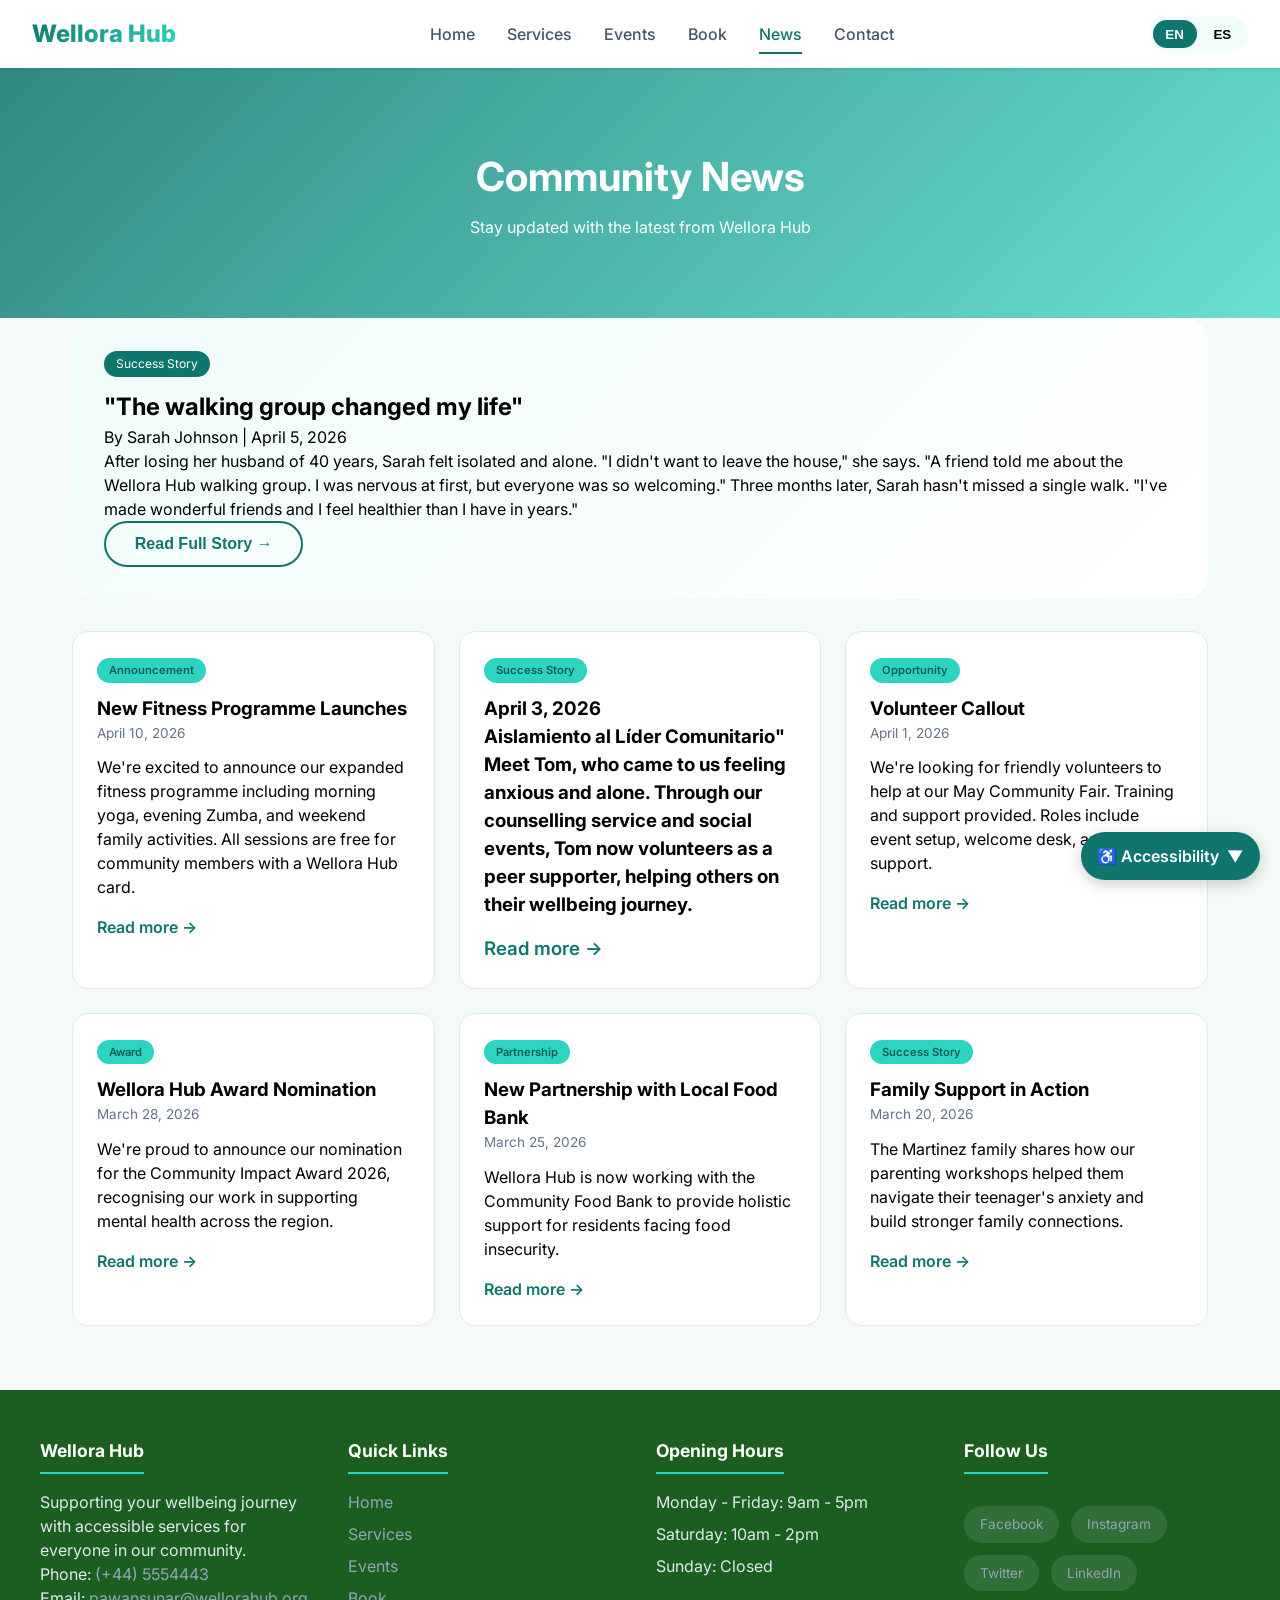
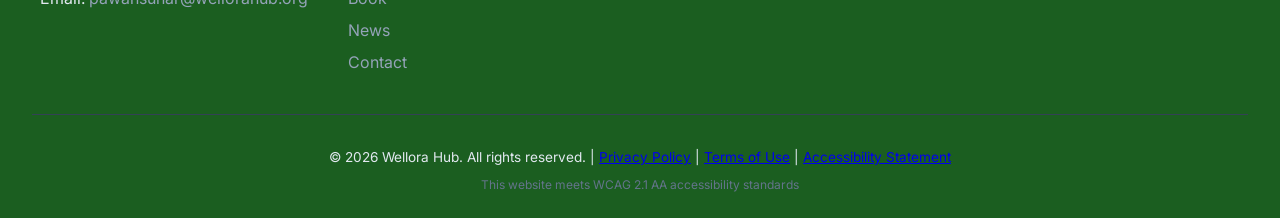
<file: news.html>
<!DOCTYPE html>
<html lang="en">
<head>
<meta charset="UTF-8">
<meta name="viewport" content="width=device-width, initial-scale=1.0">
<meta name="description" content="Wellora Hub news and community success stories">
<title>News | Wellora Hub</title>
<link rel="stylesheet" href="styles.css">
</head>
<body>

<header>
<p>Wellora Hub</p>
<div class="menu-toggle" aria-label="Menu">☰</div>
<nav aria-label="Main navigation">
<ul>
<li><a href="index.html">Home</a></li>
<li><a href="services.html">Services</a></li>
<li><a href="events.html">Events</a></li>
<li><a href="booking.html">Book</a></li>
<li><a href="news.html" class="active">News</a></li>
<li><a href="contact.html">Contact</a></li>
</ul>
</nav>
<div class="language-toggle">
    <button id="langEn" class="lang-btn active" aria-label="English">EN</button>
    <button id="langEs" class="lang-btn" aria-label="Spanish">ES</button>
</div>
</header>

<section class="page-hero news-hero" aria-label="News page header">
    <div class="page-hero-overlay"></div>
    <div class="page-hero-content">
        <h1 data-en="Community News" data-es="Noticias Comunitarias">Community News</h1>
        <p data-en="Stay updated with the latest from Wellora Hub" data-es="Mantente actualizado con las últimas noticias de Wellora Hub">Stay updated with the latest from Wellora Hub</p>
    </div>
</section>

<div class="container">
    <!-- FEATURED STORY -->
    <div class="featured-story">
        <div class="featured-badge" data-en="Success Story" data-es="Historia de Éxito">Success Story</div>
        <h2 data-en='"The walking group changed my life"' data-es='"El grupo de caminata cambió mi vida"'>"The walking group changed my life"</h2>
        <p class="featured-meta">By Sarah Johnson | April 5, 2026</p>
        <p data-en="After losing her husband of 40 years, Sarah felt isolated and alone. 'I didn't want to leave the house,' she says. 'A friend told me about the Wellora Hub walking group. I was nervous at first, but everyone was so welcoming.' Three months later, Sarah hasn't missed a single walk. 'I've made wonderful friends and I feel healthier than I have in years.'" data-es="Después de perder a su esposo de 40 años, Sarah se sintió aislada y sola. 'No quería salir de casa', dice. 'Una amiga me habló del grupo de caminata de Wellora Hub. Estaba nerviosa al principio, pero todos fueron muy acogedores'. Tres meses después, Sarah no ha faltado a ninguna caminata. 'He hecho amigos maravillosos y me siento más saludable que en años'.">
        After losing her husband of 40 years, Sarah felt isolated and alone. "I didn't want to leave the house," she says. "A friend told me about the Wellora Hub walking group. I was nervous at first, but everyone was so welcoming." Three months later, Sarah hasn't missed a single walk. "I've made wonderful friends and I feel healthier than I have in years."</p>
        <button class="btn btn-outline read-more-btn">Read Full Story →</button>
    </div>
    
    <!-- NEWS GRID - Card Layout -->
    <div class="news-grid">
        <div class="news-card">
            <div class="news-badge" data-en="Announcement" data-es="Anuncio">Announcement</div>
            <h3 data-en="New Fitness Programme Launches" data-es=" Nuevo Programa de Fitness Lanza">New Fitness Programme Launches</h3>
            <p class="news-date">April 10, 2026</p>
            <p data-en="We're excited to announce our expanded fitness programme including morning yoga, evening Zumba, and weekend family activities. All sessions are free for community members with a Wellora Hub card." data-es="Estamos emocionados de anunciar nuestro programa de fitness expandido que incluye yoga matutino, Zumba nocturna y actividades familiares de fin de semana. Todas las sesiones son gratuitas para los miembros de la comunidad con una tarjeta Wellora Hub.">
            We're excited to announce our expanded fitness programme including morning yoga, evening Zumba, and weekend family activities. All sessions are free for community members with a Wellora Hub card.</p>
            <a href="#" class="read-more">Read more →</a>
        </div>

        <div class="news-card">
            <div class="news-badge" data-en="Success Story" data-es="Historia de Éxito">Success Story</div>
            <h3 data-en=" From Isolation to Community Leader" data-es="Del>From Isolation to Community Leader</h3>
            <p class="news-date">April 3, 2026</p> Aislamiento al Líder Comunitario"
            <p data-en="Meet Tom, who came to us feeling anxious and alone. Through our counselling service and social events, Tom now volunteers as a peer supporter, helping others on their wellbeing journey." data-es="Conoce a Tom, quien vino a nosotros sintiéndose ansioso y solo. A través de nuestro servicio de consejería y eventos sociales, Tom ahora es voluntario como apoyo entre pares, ayudando a otros en su viaje de bienestar.">
            Meet Tom, who came to us feeling anxious and alone. Through our counselling service and social events, Tom now volunteers as a peer supporter, helping others on their wellbeing journey.</p>
            <a href="#" class="read-more">Read more →</a>
        </div>

        <div class="news-card">
            <div class="news-badge" data-en="Opportunity" data-es="Oportunidad">Opportunity</div>
            <h3 data-en=" Volunteer Callout" data-es=" Llamado a Voluntarios"> Volunteer Callout</h3>
            <p class="news-date">April 1, 2026</p>
            <p data-en="We're looking for friendly volunteers to help at our May Community Fair. Training and support provided. Roles include event setup, welcome desk, and activity support." data-es="Buscamos voluntarios amables para ayudar en nuestra Feria Comunitaria de Mayo. Se proporciona capacitación y apoyo. Los roles incluyen preparación de eventos, mesa de bienvenida y apoyo a actividades.">
            We're looking for friendly volunteers to help at our May Community Fair. Training and support provided. Roles include event setup, welcome desk, and activity support.</p>
            <a href="#" class="read-more">Read more →</a>
        </div>

        <div class="news-card">
            <div class="news-badge" data-en="Award" data-es="Premio">Award</div>
            <h3 data-en=" Wellora Hub Award Nomination" data-es=" Nominación al Premio Wellora Hub"> Wellora Hub Award Nomination</h3>
            <p class="news-date">March 28, 2026</p>
            <p data-en="We're proud to announce our nomination for the Community Impact Award 2026, recognising our work in supporting mental health across the region." data-es="Estamos orgullosos de anunciar nuestra nominación al Premio de Impacto Comunitario 2026, reconociendo nuestro trabajo en el apoyo a la salud mental en toda la región.">
            We're proud to announce our nomination for the Community Impact Award 2026, recognising our work in supporting mental health across the region.</p>
            <a href="#" class="read-more">Read more →</a>
        </div>

        <div class="news-card">
            <div class="news-badge" data-en="Partnership" data-es="Asociación">Partnership</div>
            <h3 data-en="New Partnership with Local Food Bank" data-es="Nueva Asociación con el Banco de Alimentos Local">New Partnership with Local Food Bank</h3>
            <p class="news-date">March 25, 2026</p>
            <p data-en="Wellora Hub is now working with the Community Food Bank to provide holistic support for residents facing food insecurity." data-es="Wellora Hub ahora trabaja con el Banco de Alimentos Comunitario para brindar apoyo integral a los residentes que enfrentan inseguridad alimentaria.">
            Wellora Hub is now working with the Community Food Bank to provide holistic support for residents facing food insecurity.</p>
            <a href="#" class="read-more">Read more →</a>
        </div>

        <div class="news-card">
            <div class="news-badge" data-en="Success Story" data-es="Historia de Éxito">Success Story</div>
            <h3 data-en="Family Support in Action" data-es="Apoyo Familiar en Acción">Family Support in Action</h3>
            <p class="news-date">March 20, 2026</p>
            <p data-en="The Martinez family shares how our parenting workshops helped them navigate their teenager's anxiety and build stronger family connections." data-es="La familia Martínez comparte cómo nuestros talleres para padres les ayudaron a navegar la ansiedad de su adolescente y construir conexiones familiares más fuertes.">
            The Martinez family shares how our parenting workshops helped them navigate their teenager's anxiety and build stronger family connections.</p>
            <a href="#" class="read-more">Read more →</a>
        </div>
    </div>
</div>

<footer>
    <div class="footer-container">
        <div class="footer-section">
            <h3>Wellora Hub</h3>
            <p>Supporting your wellbeing journey with accessible services for everyone in our community.</p>
            <div class="footer-contact">
                <p>Phone: <a href="tel:+4451234567">(+44)  5554443</a></p>
                <p>Email: <a href="mailto:pawansunar@wellorahub.org">pawansunar@wellorahub.org</a></p>
            </div>
        </div>
        <div class="footer-section">
            <h3>Quick Links</h3>
            <ul>
                <li><a href="index.html">Home</a></li>
                <li><a href="services.html">Services</a></li>
                <li><a href="events.html">Events</a></li>
                <li><a href="booking.html">Book</a></li>
                <li><a href="news.html">News</a></li>
                <li><a href="contact.html">Contact</a></li>
            </ul>
        </div>
        <div class="footer-section">
            <h3>Opening Hours</h3>
            <ul>
                <li>Monday - Friday: 9am - 5pm</li>
                <li>Saturday: 10am - 2pm</li>
                <li>Sunday: Closed</li>
            </ul>
        </div>
        <div class="footer-section">
            <h3>Follow Us</h3>
            <div class="social-links">
                <a href="#" class="social-link facebook">Facebook</a>
                <a href="#" class="social-link instagram">Instagram</a>
                <a href="#" class="social-link twitter"> Twitter</a>
                <a href="#" class="social-link linkedin"> LinkedIn</a>
            </div>
        </div>
    </div>
    <div class="footer-bottom">
        <p>&copy; 2026 Wellora Hub. All rights reserved. | <a href="#">Privacy Policy</a> | <a href="#">Terms of Use</a> | <a href="#">Accessibility Statement</a></p>
        <p class="accessibility-note">This website meets WCAG 2.1 AA accessibility standards</p>
    </div>
</footer>

<script src="script.js"></script>
</body>
</html>
</file>
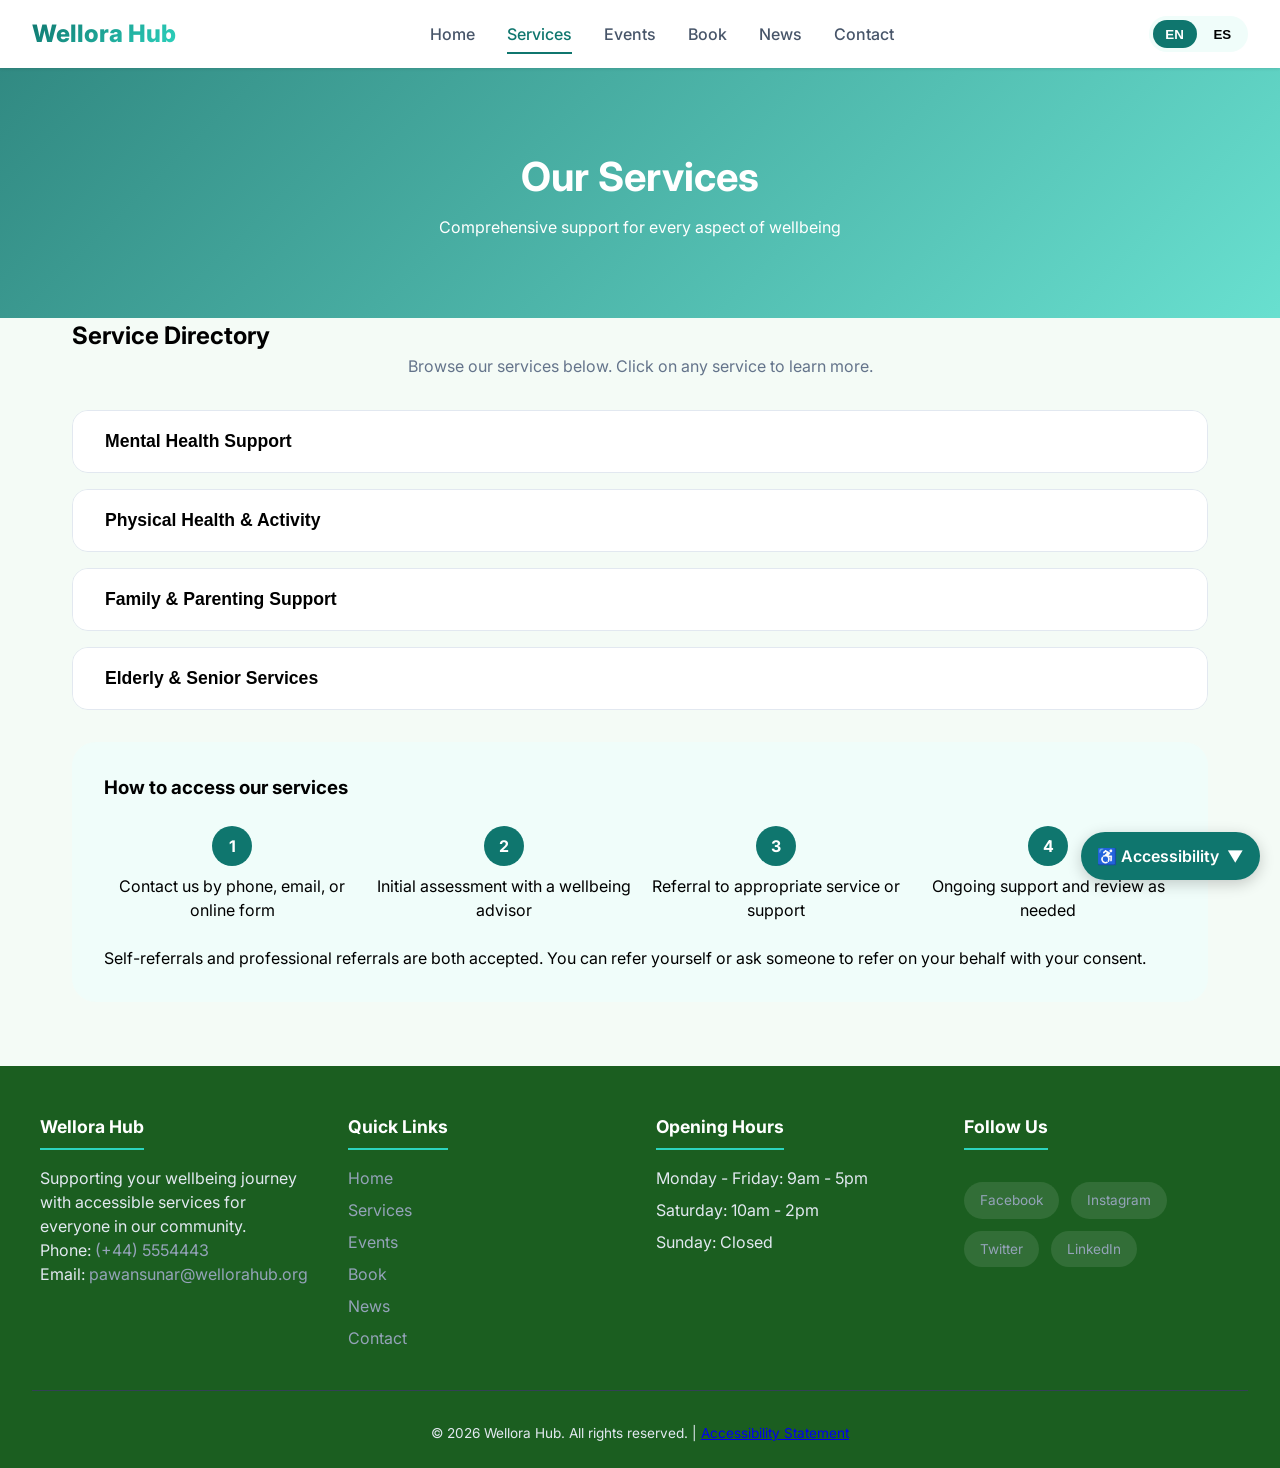
<file: services.html>
<!DOCTYPE html>
<html lang="en">
<head>
<meta charset="UTF-8">
<meta name="viewport" content="width=device-width, initial-scale=1.0">
<meta name="description" content="Wellora Hub services - mental health, physical health, and family support">
<title>Our Services | Wellora Hub</title>
<link rel="stylesheet" href="styles.css">
</head>
<body>

<header>
<p>Wellora Hub</p>
<div class="menu-toggle" aria-label="Menu">☰</div>
<nav aria-label="Main navigation">
<ul>
<li><a href="index.html">Home</a></li>
<li><a href="services.html" class="active">Services</a></li>
<li><a href="events.html">Events</a></li>
<li><a href="booking.html">Book</a></li>
<li><a href="news.html">News</a></li>
<li><a href="contact.html">Contact</a></li>
</ul>
</nav>
<div class="language-toggle">
    <button id="langEn" class="lang-btn active" aria-label="English">EN</button>
    <button id="langEs" class="lang-btn" aria-label="Spanish">ES</button>
</div>
</header>

<section class="page-hero services-hero" aria-label="Services page header">
    <div class="page-hero-overlay"></div>
    <div class="page-hero-content">
        <h1 data-en="Our Services" data-es="Nuestros Servicios">Our Services</h1>
        <p data-en="Comprehensive support for every aspect of wellbeing" data-es="Apoyo integral para cada aspecto del bienestar">Comprehensive support for every aspect of wellbeing</p>
    </div>
</section>

<div class="container">
    <!-- ACCORDION SECTION - UI Option 2 -->
    <div class="service-directory">
        <h2 data-en="Service Directory" data-es="Directorio de Servicios">Service Directory</h2>
        <p class="section-intro" data-en="Browse our services below. Click on any service to learn more." data-es="Explore nuestros servicios a continuación. Haga clic en cualquier servicio para obtener más información.">
        Browse our services below. Click on any service to learn more.</p>
        
        <div class="accordion" id="mental-health">
            <button class="accordion-btn" aria-expanded="false">
                <span class="accordion-icon"></span>
                <span data-en="Mental Health Support" data-es="Apoyo de Salud Mental">Mental Health Support</span>
                <span class="accordion-arrow"></span>
            </button>
            <div class="accordion-content">
                <div class="service-details">
                    <h4 data-en="Professional support when you need it most" data-es="Apoyo profesional cuando más lo necesitas">Professional support when you need it most</h4>
                    <p data-en="Our mental health services provide confidential, compassionate support for a range of needs. All our practitioners are fully qualified and registered." data-es="Nuestros servicios de salud mental brindan apoyo confidencial y compasivo para una variedad de necesidades. Todos nuestros profesionales están completamente calificados y registrados.">
                    Our mental health services provide confidential, compassionate support for a range of needs. All our practitioners are fully qualified and registered.</p>
                    <ul>
                        <li><strong data-en="One-to-one counselling" data-es="Consejería individual">One-to-one counselling</strong> <span data-en="- 50-minute sessions with a trained counsellor" data-es="- Sesiones de 50 minutos con un consejero capacitado">- 50-minute sessions with a trained counsellor</span></li>
                        <li><strong data-en="Listening circles" data-es="Círculos de escucha">Listening circles</strong> <span data-en="- Weekly peer support groups (free)" data-es="- Grupos de apoyo entre pares semanales (gratis)">- Weekly peer support groups (free)</span></li>
                        <li><strong data-en="Crisis support" data-es="Apoyo en crisis">Crisis support</strong> <span data-en="- Immediate help for urgent mental health concerns" data-es="- Ayuda inmediata para problemas urgentes de salud mental">- Immediate help for urgent mental health concerns</span></li>
                        <li><strong data-en="Workplace wellbeing" data-es="Bienestar laboral">Workplace wellbeing</strong> <span data-en="- Corporate programmes for employee mental health" data-es="- Programas corporativos para la salud mental de los empleados">- Corporate programmes for employee mental health</span></li>
                    </ul>
                    <button class="btn btn-small book-service" data-service="Mental Health Counselling">Book this service →</button>
                </div>
            </div>
        </div>
        
        <div class="accordion" id="physical-health">
            <button class="accordion-btn" aria-expanded="false">
                <span class="accordion-icon"></span>
                <span data-en="Physical Health & Activity" data-es="Salud Física y Actividad">Physical Health & Activity</span>
                <span class="accordion-arrow"></span>
            </button>
            <div class="accordion-content">
                <div class="service-details">
                    <h4 data-en="Stay active, stay healthy" data-es="Mantente activo, mantente saludable">Stay active, stay healthy</h4>
                    <p data-en="Physical activity is essential for overall wellbeing. Our programmes are designed for all ages and abilities." data-es="La actividad física es esencial para el bienestar general. Nuestros programas están diseñados para todas las edades y habilidades.">
                    Physical activity is essential for overall wellbeing. Our programmes are designed for all ages and abilities.</p>
                    <ul>
                        <li><strong data-en="Gentle yoga" data-es="Yoga suave">Gentle yoga</strong> <span data-en="- Slow-paced yoga for beginners and seniors" data-es="- Yoga de ritmo lento para principiantes y personas mayores">- Slow-paced yoga for beginners and seniors</span></li>
                        <li><strong data-en="Community walking groups" data-es="Grupos de caminata comunitaria">Community walking groups</strong> <span data-en="- Social walks every Tuesday and Thursday" data-es="- Caminatas sociales cada martes y jueves">- Social walks every Tuesday and Thursday</span></li>
                        <li><strong data-en="Chair-based exercises" data-es="Ejercicios en silla">Chair-based exercises</strong> <span data-en="- Seated exercises for limited mobility" data-es="- Ejercicios sentados para movilidad limitada">- Seated exercises for limited mobility</span></li>
                        <li><strong data-en="Nutrition workshops" data-es="Talleres de nutrición">Nutrition workshops</strong> <span data-en="- Learn about healthy eating on a budget" data-es="- Aprende sobre alimentación saludable con presupuesto limitado">- Learn about healthy eating on a budget</span></li>
                    </ul>
                    <button class="btn btn-small book-service" data-service="Physical Health Consultation">Book this service →</button>
                </div>
            </div>
        </div>
        
        <div class="accordion" id="family-support">
            <button class="accordion-btn" aria-expanded="false">
                <span class="accordion-icon"></span>
                <span data-en="Family & Parenting Support" data-es="Apoyo Familiar y para Padres">Family & Parenting Support</span>
                <span class="accordion-arrow"></span>
            </button>
            <div class="accordion-content">
                <div class="service-details">
                    <h4 data-en="Supporting families to thrive" data-es="Apoyando a las familias para prosperar">Supporting families to thrive</h4>
                    <p data-en="We offer practical support and advice for families at all stages." data-es="Ofrecemos apoyo práctico y consejos para familias en todas las etapas.">
                    We offer practical support and advice for families at all stages.</p>
                    <ul>
                        <li><strong data-en="Parenting workshops" data-es="Talleres para padres">Parenting workshops</strong> <span data-en="- Evidence-based parenting strategies" data-es="- Estrategias de crianza basadas en evidencia">- Evidence-based parenting strategies</span></li>
                        <li><strong data-en="Children's activities" data-es="Actividades infantiles">Children's activities</strong> <span data-en="- After-school clubs and holiday programmes" data-es="- Clubes después de la escuela y programas de vacaciones">- After-school clubs and holiday programmes</span></li>
                        <li><strong data-en="Family mediation" data-es="Mediación familiar">Family mediation</strong> <span data-en="- Support for family conflict resolution" data-es="- Apoyo para la resolución de conflictos familiares">- Support for family conflict resolution</span></li>
                        <li><strong data-en="Carer support groups" data-es="Grupos de apoyo para cuidadores">Carer support groups</strong> <span data-en="- For those caring for loved ones" data-es="- Para quienes cuidan a sus seres queridos">- For those caring for loved ones</span></li>
                    </ul>
                    <button class="btn btn-small book-service" data-service="Family Support Session">Book this service →</button>
                </div>
            </div>
        </div>
        
        <div class="accordion" id="elderly-support">
            <button class="accordion-btn" aria-expanded="false">
                <span class="accordion-icon"></span>
                <span data-en="Elderly & Senior Services" data-es="Servicios para Personas Mayores">Elderly & Senior Services</span>
                <span class="accordion-arrow"></span>
            </button>
            <div class="accordion-content">
                <div class="service-details">
                    <h4 data-en="Dignified support for older adults" data-es="Apoyo digno para adultos mayores">Dignified support for older adults</h4>
                    <p data-en="Specialised services for seniors to maintain independence and quality of life." data-es="Servicios especializados para personas mayores para mantener la independencia y la calidad de vida.">
                    Specialised services for seniors to maintain independence and quality of life.</p>
                    <ul>
                        <li><strong data-en="Home visits" data-es="Visitas a domicilio">Home visits</strong> <span data-en="- Wellbeing checks and social connection" data-es="- Controles de bienestar y conexión social">- Wellbeing checks and social connection</span></li>
                        <li><strong data-en="Digital skills training" data-es="Capacitación en habilidades digitales">Digital skills training</strong> <span data-en="- Help using technology to stay connected" data-es="- Ayuda para usar tecnología y mantenerse conectado">- Help using technology to stay connected</span></li>
                        <li><strong data-en="Befriending service" data-es="Servicio de amistad">Befriending service</strong> <span data-en="- Regular phone calls and visits" data-es="- Llamadas telefónicas y visitas regulares">- Regular phone calls and visits</span></li>
                        <li><strong data-en="Benefits advice" data-es="Asesoramiento sobre beneficios">Benefits advice</strong> <span data-en="- Help accessing entitled support" data-es="- Ayuda para acceder al apoyo correspondiente">- Help accessing entitled support</span></li>
                    </ul>
                    <button class="btn btn-small book-service" data-service="Elderly Support Visit">Book this service →</button>
                </div>
            </div>
        </div>
    </div>
    
    <!-- REFERRAL INFORMATION -->
    <div class="referral-info">
        <h3 data-en="How to access our services" data-es="Cómo acceder a nuestros servicios">How to access our services</h3>
        <div class="referral-steps">
            <div class="step">
                <div class="step-number">1</div>
                <div class="step-text" data-en="Contact us by phone, email, or online form" data-es="Contáctenos por teléfono, correo electrónico o formulario en línea">Contact us by phone, email, or online form</div>
            </div>
            <div class="step">
                <div class="step-number">2</div>
                <div class="step-text" data-en="Initial assessment with a wellbeing advisor" data-es="Evaluación inicial con un asesor de bienestar">Initial assessment with a wellbeing advisor</div>
            </div>
            <div class="step">
                <div class="step-number">3</div>
                <div class="step-text" data-en="Referral to appropriate service or support" data-es="Derivación al servicio o apoyo apropiado">Referral to appropriate service or support</div>
            </div>
            <div class="step">
                <div class="step-number">4</div>
                <div class="step-text" data-en="Ongoing support and review as needed" data-es="Apoyo continuo y revisión según sea necesario">Ongoing support and review as needed</div>
            </div>
        </div>
        <p class="referral-note" data-en="Self-referrals and professional referrals are both accepted. You can refer yourself or ask someone to refer on your behalf with your consent." data-es="Se aceptan tanto derivaciones personales como profesionales. Puede derivarse usted mismo o pedirle a alguien que lo derive en su nombre con su consentimiento.">
        Self-referrals and professional referrals are both accepted. You can refer yourself or ask someone to refer on your behalf with your consent.</p>
    </div>
</div>

<footer>
    <div class="footer-container">
        <div class="footer-section">
            <h3>Wellora Hub</h3>
            <p>Supporting your wellbeing journey with accessible services for everyone in our community.</p>
            <div class="footer-contact">
                <p>Phone: <a href="tel:+4451234567">(+44)  5554443</a></p>
                <p>Email: <a href="mailto:pawansunar@wellorahub.org">pawansunar@wellorahub.org</a></p>
            </div>
        </div>
        <div class="footer-section">
            <h3>Quick Links</h3>
            <ul>
                <li><a href="index.html">Home</a></li>
                <li><a href="services.html">Services</a></li>
                <li><a href="events.html">Events</a></li>
                <li><a href="booking.html">Book</a></li>
                <li><a href="news.html">News</a></li>
                <li><a href="contact.html">Contact</a></li>
            </ul>
        </div>
        <div class="footer-section">
            <h3>Opening Hours</h3>
            <ul>
                <li>Monday - Friday: 9am - 5pm</li>
                <li>Saturday: 10am - 2pm</li>
                <li>Sunday: Closed</li>
            </ul>
        </div>
        <div class="footer-section">
            <h3>Follow Us</h3>
            <div class="social-links">
                <a href="#" class="social-link facebook"> Facebook</a>
                <a href="#" class="social-link instagram"> Instagram</a>
                <a href="#" class="social-link twitter"> Twitter</a>
                <a href="#" class="social-link linkedin"> LinkedIn</a>
            </div>
        </div>
    </div>
    <div class="footer-bottom">
        <p>&copy; 2026 Wellora Hub. All rights reserved. | <a href="#">Accessibility Statement</a></p>
    </div>
</footer>

<script src="script.js"></script>
</body>
</html>
</file>
<file: styles.css>
@import url('https://fonts.googleapis.com/css2?family=Inter:opsz,wght@14..32,300;14..32,400;14..32,600;14..32,700;14..32,800&display=swap');

* {
    margin: 0;
    padding: 0;
    box-sizing: border-box;
}

:root {
    --primary: #0f766e;
    --primary-dark: #0d5c56;
    --primary-light: #2dd4bf;
    --secondary: #f0fdfa;
    --text-dark: #1e293b;
    --text-mid: #475569;
    --text-light: #64748b;
    --white: #ffffff;
    --border: #e2e8f0;
    --shadow: 0 4px 6px -1px rgb(0 0 0 / 0.05);
    --shadow-hover: 0 20px 25px -5px rgb(0 0 0 / 0.05), 0 8px 10px -6px rgb(0 0 0 / 0.02);
    --focus-ring: 0 0 0 3px rgba(15, 118, 110, 0.4);
}

body {
    font-family: 'Inter', sans-serif;
    background-color:#F4FBF6;
    color: var(black);
    line-height: 1.5;
}

/* ========== ACCESSIBILITY ========== */
a:focus, button:focus, input:focus, select:focus, textarea:focus {
    outline: none;
    box-shadow: var(--focus-ring);
}

.skip-to-content {
    position: absolute;
    top: -40px;
    left: 0;
    background: var(--primary);
    color: white;
    padding: 8px;
    text-decoration: none;
    z-index: 100;
}

.skip-to-content:focus {
    top: 0;
}

/* ========== HEADER & NAVIGATION ========== */
header {
    background-color: var(--white);
    box-shadow: 0 1px 3px 0 rgb(0 0 0 / 0.1);
    padding: 1rem 2rem;
    position: sticky;
    top: 0;
    z-index: 100;
    display: flex;
    justify-content: space-between;
    align-items: center;
    flex-wrap: wrap;
}

header p {
    font-size: 1.5rem;
    font-weight: 800;
    background: linear-gradient(135deg, var(--primary), var(--primary-light));
    background-clip: text;
    -webkit-background-clip: text;
    color: transparent;
}

nav ul {
    display: flex;
    gap: 2rem;
    list-style: none;
}

nav a {
    text-decoration: none;
    color: var(--text-mid);
    font-weight: 500;
    transition: color 0.2s;
    padding: 0.5rem 0;
}

nav a:hover,
nav a.active {
    color: var(--primary);
    border-bottom: 2px solid var(--primary);
}

/* ========== LANGUAGE TOGGLE ========== */
.language-toggle {
    display: flex;
    gap: 0.25rem;
    background: var(--secondary);
    border-radius: 2rem;
    padding: 0.25rem;
}

.lang-btn {
    background: transparent;
    border: none;
    padding: 0.4rem 0.8rem;
    border-radius: 2rem;
    cursor: pointer;
    font-weight: 600;
    transition: all 0.2s;
}

.lang-btn.active {
    background: var(--primary);
    color: var(--white);
}

.lang-btn:hover:not(.active) {
    background: var(--primary-light);
    color: var(--white);
}

/* ========== HAMBURGER MENU ========== */
.menu-toggle {
    display: none;
    font-size: 1.8rem;
    cursor: cell;
    color: var(--primary);
}

/* ========== HERO SECTION ========== */
.hero {
    position: relative;
    min-height: 550px;
    background-image: url('heroimage.png');
    background-size: cover;
    background-position: center 30%;
    display: flex;
    align-items: center;
    justify-content: center;
    text-align: center;
}

.hero-overlay {
    position: absolute;
    top: 0;
    left: 0;
    right: 0;
    bottom: 0;
    background: linear-gradient(135deg, rgba(109, 119, 118, 0.85) 0%, rgba(45, 212, 191, 0.65) 100%);
}

.hero-content {
    position: relative;
    z-index: 2;
    max-width: 800px;
    margin: 0 auto;
    padding: 4rem 2rem;
    color: var(--white);
}

.hero-content h2 {
    font-size: 3rem;
    margin-bottom: 1rem;
    font-weight: 800;
}

.hero-content p {
    font-size: 1.3rem;
    margin-bottom: 2rem;
}

.hero-buttons {
    display: flex;
    gap: 1rem;
    justify-content: center;
    flex-wrap: wrap;
}

.btn-outline-light {
    background: transparent;
    border: 2px solid var(--white);
    color: var(--white);
}

.btn-outline-light:hover {
    background: var(--white);
    color: var(--primary);
}

/* ========== PAGE HERO ========== */
.page-hero {
    position: relative;
    min-height: 250px;
    background-size: cover;
    background-position: center;
    display: flex;
    align-items: center;
    justify-content: center;
    text-align: center;
}

.services-hero { background-image: url('https://images.unsplash.com/photo-1573497620053-ea5300f94f21?w=1200&h=250&fit=crop'); }
.events-hero { background-image: url('https://images.unsplash.com/photo-1511632765485-a7d17e7e5371?w=1200&h=250&fit=crop'); }
.booking-hero { background-image: url('https://images.unsplash.com/photo-1554224155-6726b3ff858f?w=1200&h=250&fit=crop'); }
.news-hero { background-image: url('https://images.unsplash.com/photo-1495020689067-958852a7765e?w=1200&h=250&fit=crop'); }
.contact-hero { background-image: url('https://images.unsplash.com/photo-1423666639041-f56000c27a9a?w=1200&h=250&fit=crop'); }

.page-hero-overlay {
    position: absolute;
    top: 0;
    left: 0;
    right: 0;
    bottom: 0;
    background: linear-gradient(135deg, rgba(15, 118, 110, 0.85), rgba(45, 212, 191, 0.7));
}

.page-hero-content {
    position: relative;
    z-index: 2;
    color: var(--white);
    padding: 3rem;
}

.page-hero-content h1 {
    font-size: 2.5rem;
    margin-bottom: 0.5rem;
}

/* ========== STATS SECTION ========== */
.stats-container {
    display: flex;
    justify-content: center;
    gap: 2rem;
    padding: 3rem 2rem;
    background: var(--white);
    max-width: 1200px;
    margin: -2rem auto 0;
    position: relative;
    z-index: 10;
    border-radius: 1.5rem;
    box-shadow: var(--shadow);
    flex-wrap: wrap;
}

.stat-card {
    text-align: center;
    padding: 1rem 2rem;
    flex: 1;
    min-width: 120px;
}
.mentalh{
    width: 100px;
}

.physicalh{
    width: 200px;
    border-radius: 25px;
}

.familys{
    width: 150px;
    height: 200px;
    border-radius: 25px;
}
.stat-number {
    font-size: 2.8rem;
    font-weight: 800;
    color: var(--primary);
    margin-bottom: 0.5rem;
}

.stat-label {
    color: var(--text-mid);
    font-weight: 500;
}

/* ========== TESTIMONIALS SECTION ========== */
.testimonials-section {
    padding: 3rem 0;
    background: linear-gradient(135deg, var(--secondary), var(--white));
}

.testimonials-grid {
    display: grid;
    grid-template-columns: repeat(auto-fit, minmax(280px, 1fr));
    gap: 2rem;
    margin-top: 2rem;
}

.testimonial-card {
    background: var(--white);
    padding: 2rem;
    border-radius: 1.5rem;
    box-shadow: var(--shadow);
    position: relative;
    transition: transform 0.3s;
}

.testimonial-card:hover {
    transform: translateY(-5px);
}

.testimonial-quote {
    font-size: 4rem;
    color: var(--primary-light);
    position: absolute;
    top: 0.5rem;
    left: 1rem;
    opacity: 0.3;
    font-family: serif;
}

.testimonial-card p {
    font-style: italic;
    margin-bottom: 1rem;
    position: relative;
    z-index: 1;
}

.testimonial-author {
    font-weight: 700;
    color: var(--primary);
}

.testimonial-stars {
    color: #fbbf24;
    margin-top: 0.5rem;
    letter-spacing: 2px;
}

/* ========== UI SHOWCASE SECTION ========== */
.ui-showcase {
    padding: 3rem 0;
    background: var(--white);
}

.section-intro {
    text-align: center;
    color: var(--text-light);
    margin-bottom: 2rem;
}

.ui-options-grid {
    display: grid;
    grid-template-columns: repeat(auto-fit, minmax(300px, 1fr));
    gap: 2rem;
    margin-top: 2rem;
}

.ui-option-card {
    background: var(--secondary);
    border-radius: 1.5rem;
    padding: 1.5rem;
    position: relative;
    border: 1px solid var(--border);
    transition: all 0.3s;
}

.ui-option-card.selected {
    border: 2px solid var(--primary);
    background: linear-gradient(135deg, var(--secondary), #ffffff);
}

.ui-option-badge {
    position: absolute;
    top: -0.75rem;
    right: 1rem;
    background: var(--primary);
    color: var(--white);
    padding: 0.25rem 1rem;
    border-radius: 2rem;
    font-size: 0.75rem;
    font-weight: 600;
}

.ui-option-card h3 {
    margin-top: 0.5rem;
    margin-bottom: 1rem;
    color: var(--primary);
}

.ui-preview {
    background: var(--white);
    padding: 1rem;
    border-radius: 1rem;
    margin-bottom: 1rem;
}

.card-preview {
    display: flex;
    gap: 0.5rem;
    justify-content: center;
}

.preview-card {
    width: 60px;
    height: 60px;
    background: linear-gradient(135deg, var(--primary-light), var(--primary));
    border-radius: 0.75rem;
}

.accordion-preview .preview-accordion-item {
    background: var(--secondary);
    padding: 0.5rem;
    margin-bottom: 0.25rem;
    border-radius: 0.5rem;
    font-size: 0.8rem;
}

.list-preview .preview-list-item {
    padding: 0.25rem 0;
    font-size: 0.85rem;
    color: var(--text-mid);
}

.ui-justification {
    margin-top: 0.75rem;
    padding-top: 0.75rem;
    border-top: 1px solid var(--border);
    font-size: 0.85rem;
    color: var(--primary);
}

/* ========== SEARCH SECTION ========== */
.search-section {
    padding: 2rem 0;
    background: var(--secondary);
}

.search-container {
    max-width: 600px;
    margin: 0 auto;
    text-align: center;
}

.search-container label {
    display: block;
    margin-bottom: 0.5rem;
    font-weight: 600;
    color: var(--primary);
}

.search-wrapper {
    display: flex;
    gap: 0.5rem;
}

.search-wrapper input {
    flex: 1;
    padding: 0.75rem;
    border: 1px solid var(--border);
    border-radius: 2rem;
    font-family: inherit;
}

.search-wrapper button {
    padding: 0.75rem 1.5rem;
}

.search-results {
    margin-top: 1rem;
    background: var(--white);
    border-radius: 1rem;
    padding: 0.5rem;
    display: none;
}

.search-results.show {
    display: block;
}

.search-result-item {
    padding: 0.75rem;
    border-bottom: 1px solid var(--border);
    cursor: pointer;
}

.search-result-item:hover {
    background: var(--secondary);
}

.search-result-item:last-child {
    border-bottom: none;
}

/* ========== CONTAINER & SECTIONS ========== */
.container {
    max-width: 1200px;
    margin: 0 auto;
    padding: 0 2rem;
}

.services-intro {
    padding: 3rem 2rem 1rem;
    text-align: center;
    max-width: 800px;
    margin: 0 auto;
}

.services-intro h2 {
    color: var(--primary);
    font-size: 2rem;
    margin-bottom: 1rem;
}

.highlight-text {
    background: var(--secondary);
    padding: 1rem;
    border-radius: 1rem;
    margin-top: 1rem;
    color: var(--primary-dark);
}

/* ========== CARD LAYOUT ========== */
.card-container {
    display: grid;
    grid-template-columns: repeat(auto-fit, minmax(280px, 1fr));
    gap: 2rem;
    padding: 2rem;
    max-width: 1200px;
    margin: 0 auto;
}

.card {
    background: var(--white);
    padding: 2rem;
    border-radius: 1.5rem;
    box-shadow: var(--shadow);
    transition: all 0.3s;
    border: 1px solid var(--border);
    text-align: center;
}

.card:hover {
    transform: translateY(-8px);
    box-shadow: var(--shadow-hover);
    border-color: var(--primary-light);
}

.card-icon {
    font-size: 3rem;
    margin-bottom: 1rem;
}

.card h3 {
    color: var(--primary);
    margin-bottom: 0.75rem;
}

.card-link {
    color: var(--primary);
    text-decoration: none;
    font-weight: 600;
    display: inline-block;
    margin-top: 1rem;
}

/* ========== PREVIEW SECTION ========== */
.preview-section {
    background: var(--secondary);
    padding: 3rem 0;
    margin: 2rem 0;
}

.preview-grid {
    display: grid;
    grid-template-columns: repeat(auto-fit, minmax(250px, 1fr));
    gap: 1.5rem;
    margin: 2rem 0;
}

.preview-item {
    background: var(--white);
    padding: 1rem 1.5rem;
    border-radius: 1rem;
    display: flex;
    align-items: center;
    justify-content: space-between;
    box-shadow: var(--shadow);
}

.preview-date {
    background: var(--primary);
    color: var(--white);
    padding: 0.25rem 0.75rem;
    border-radius: 2rem;
    font-size: 0.85rem;
    font-weight: 600;
}

.preview-link {
    color: var(--primary);
    text-decoration: none;
    font-weight: 600;
}

/* ========== CTA SECTION ========== */
.cta-section {
    background: linear-gradient(135deg, var(--primary), var(--primary-light));
    margin: 2rem;
    border-radius: 1.5rem;
    text-align: center;
    padding: 3rem;
}

.cta-content h3 {
    color: var(--white);
    font-size: 1.8rem;
    margin-bottom: 0.5rem;
}

.btn-light {
    background: var(--white);
    color: var(--primary);
    border: none;
}

.btn-light:hover {
    background: var(--secondary);
    transform: translateY(-2px);
}

/* ========== BUTTONS ========== */
.btn {
    background-color: var(--primary);
    color: var(--white);
    padding: 0.75rem 1.8rem;
    border-radius: 2rem;
    border: none;
    font-weight: 600;
    cursor: pointer;
    transition: all 0.2s;
    font-size: 1rem;
    display: inline-block;
    text-decoration: none;
}

.btn:hover {
    background-color: var(--primary-dark);
    transform: translateY(-2px);
    box-shadow: 0 4px 12px rgba(0, 0, 0, 0.15);
}

.btn-small {
    padding: 0.5rem 1.2rem;
    font-size: 0.9rem;
}

.btn-outline {
    background: transparent;
    border: 2px solid var(--primary);
    color: var(--primary);
}

.btn-outline:hover {
    background: var(--primary);
    color: var(--white);
}

.text-center {
    text-align: center;
}

/* ========== ACCORDION ========== */
.accordion {
    border: 1px solid var(--border);
    border-radius: 1rem;
    margin-bottom: 1rem;
    overflow: hidden;
    background: var(--white);
}

.accordion-btn {
    width: 100%;
    padding: 1.25rem;
    background: var(--white);
    border: none;
    text-align: left;
    font-size: 1.1rem;
    font-weight: 600;
    cursor: pointer;
    display: flex;
    align-items: center;
    gap: 0.75rem;
    transition: background 0.2s;
}

.accordion-btn:hover {
    background: var(--secondary);
}

.accordion-icon {
    font-size: 1.5rem;
}

.accordion-arrow {
    margin-left: auto;
    transition: transform 0.2s;
}

.accordion-btn[aria-expanded="true"] .accordion-arrow {
    transform: rotate(180deg);
}

.accordion-content {
    display: none;
    padding: 0 1.25rem 1.25rem;
    border-top: 1px solid var(--border);
}

.accordion-content.active {
    display: block;
}

.service-details ul {
    margin: 1rem 0;
    padding-left: 1.5rem;
}

.service-details li {
    margin: 0.5rem 0;
}

/* ========== REFERRAL INFO ========== */
.referral-info {
    background: var(--secondary);
    padding: 2rem;
    border-radius: 1.5rem;
    margin-top: 2rem;
}

.referral-steps {
    display: flex;
    flex-wrap: wrap;
    gap: 1rem;
    margin: 1.5rem 0;
}

.step {
    flex: 1;
    min-width: 150px;
    text-align: center;
}

.step-number {
    width: 40px;
    height: 40px;
    background: var(--primary);
    color: var(--white);
    border-radius: 50%;
    display: inline-flex;
    align-items: center;
    justify-content: center;
    font-weight: bold;
    margin-bottom: 0.5rem;
}

/* ========== CALENDAR ========== */
.calendar-view {
    background: var(--white);
    border-radius: 1.5rem;
    padding: 1.5rem;
    margin-bottom: 2rem;
    box-shadow: var(--shadow);
}

.calendar-header {
    display: flex;
    justify-content: space-between;
    align-items: center;
    margin-bottom: 1.5rem;
}

.calendar-header button {
    background: none;
    border: none;
    font-size: 1.5rem;
    cursor: pointer;
    color: var(--primary);
    padding: 0.5rem;
}

.calendar-grid {
    display: grid;
    grid-template-columns: repeat(7, 1fr);
    gap: 0.5rem;
}

.calendar-day-header {
    text-align: center;
    font-weight: 600;
    padding: 0.5rem;
    color: var(--primary);
}

.calendar-date {
    text-align: center;
    padding: 0.75rem;
    border-radius: 0.5rem;
    cursor: pointer;
    transition: background 0.2s;
}

.calendar-date:hover {
    background: var(--secondary);
}

.calendar-date.has-event {
    background: var(--primary-light);
    color: var(--white);
}

.calendar-date.today {
    border: 2px solid var(--primary);
}

/* ========== EVENT FILTERS ========== */
.event-filters {
    display: flex;
    gap: 0.75rem;
    flex-wrap: wrap;
    margin-bottom: 1.5rem;
}

.filter-btn {
    padding: 0.5rem 1rem;
    border: 1px solid var(--border);
    background: var(--white);
    border-radius: 2rem;
    cursor: pointer;
    transition: all 0.2s;
}

.filter-btn.active,
.filter-btn:hover {
    background: var(--primary);
    color: var(--white);
    border-color: var(--primary);
}

.events-grid {
    display: flex;
    flex-direction: column;
    gap: 1rem;
}

.event-item {
    background: var(--white);
    border-radius: 1rem;
    padding: 1rem;
    display: flex;
    justify-content: space-between;
    align-items: center;
    flex-wrap: wrap;
    gap: 1rem;
    box-shadow: var(--shadow);
}

/* ========== WIZARD FORM ========== */
.wizard-container {
    background: var(--white);
    border-radius: 1.5rem;
    padding: 2rem;
    box-shadow: var(--shadow);
    margin-bottom: 2rem;
}

.wizard-steps {
    display: flex;
    justify-content: space-between;
    margin-bottom: 2rem;
    position: relative;
}

.wizard-steps::before {
    content: '';
    position: absolute;
    top: 20px;
    left: 0;
    right: 0;
    height: 2px;
    background: var(--border);
    z-index: 1;
}

.wizard-step {
    position: relative;
    z-index: 2;
    text-align: center;
    flex: 1;
}

.step-circle {
    width: 40px;
    height: 40px;
    background: var(--border);
    border-radius: 50%;
    display: inline-flex;
    align-items: center;
    justify-content: center;
    font-weight: bold;
    margin-bottom: 0.5rem;
    transition: all 0.2s;
}

.wizard-step.active .step-circle {
    background: var(--primary);
    color: var(--white);
}

.form-step {
    display: none;
}

.form-step.active {
    display: block;
}

.form-nav {
    display: flex;
    justify-content: space-between;
    margin-top: 2rem;
}

.booking-options {
    display: flex;
    gap: 1rem;
    margin-bottom: 1.5rem;
}

.booking-option {
    flex: 1;
}

.booking-option input {
    margin-right: 0.5rem;
}

.selection-group {
    margin-top: 1rem;
}

/* ========== FORMS ========== */
.form-group {
    margin-bottom: 1rem;
}

.form-group label {
    display: block;
    font-weight: 600;
    margin-bottom: 0.25rem;
}

.form-group input,
.form-group select,
.form-group textarea {
    width: 100%;
    padding: 0.75rem;
    border: 1px solid var(--border);
    border-radius: 0.75rem;
    font-family: inherit;
}

.form-group input:focus,
.form-group select:focus,
.form-group textarea:focus {
    outline: none;
    border-color: var(--primary-light);
    box-shadow: 0 0 0 3px rgba(45, 212, 191, 0.2);
}

.error-message {
    color: #e53e3e;
    font-size: 0.8rem;
    display: block;
    margin-top: 0.25rem;
}

.checkbox-label {
    display: flex;
    align-items: center;
    gap: 0.5rem;
    cursor: pointer;
}

.checkbox-label input {
    width: auto;
}

/* ========== CONTACT PAGE ========== */
.contact-wrapper {
    display: grid;
    grid-template-columns: 1fr 1.5fr;
    gap: 2rem;
}

.contact-info {
    display: flex;
    flex-direction: column;
    gap: 1rem;
}

.info-card {
    background: var(--white);
    padding: 1.5rem;
    border-radius: 1rem;
    text-align: center;
    border: 1px solid var(--border);
}

.info-icon {
    font-size: 2.5rem;
    margin-bottom: 0.5rem;
}

.direction-link {
    color: var(--primary);
    text-decoration: none;
    font-size: 0.9rem;
}

.map-container {
    margin-top: 2rem;
    border-radius: 1rem;
    overflow: hidden;
    box-shadow: var(--shadow);
}

.map-container iframe {
    width: 100%;
    height: 300px;
    border: none;
}

/* ========== EMERGENCY SUPPORT ========== */
.emergency-support {
    background: #fff5f5;
    border-left: 4px solid #e53e3e;
    padding: 1.5rem;
    border-radius: 1rem;
    margin-top: 2rem;
}

.emergency-contacts {
    display: flex;
    flex-wrap: wrap;
    gap: 1rem;
    margin-top: 1rem;
}

.emergency-card {
    flex: 1;
    min-width: 150px;
    padding: 1rem;
    background: var(--white);
    border-radius: 0.75rem;
}

.emergency-card a {
    color: var(--primary);
    text-decoration: none;
    font-weight: bold;
    display: block;
}

/* ========== NEWS PAGE ========== */
.featured-story {
    background: linear-gradient(135deg, var(--secondary), var(--white));
    padding: 2rem;
    border-radius: 1.5rem;
    margin-bottom: 2rem;
}

.featured-badge {
    display: inline-block;
    background: var(--primary);
    color: var(--white);
    padding: 0.25rem 0.75rem;
    border-radius: 2rem;
    font-size: 0.75rem;
    margin-bottom: 0.75rem;
}

.news-grid {
    display: grid;
    grid-template-columns: repeat(auto-fit, minmax(320px, 1fr));
    gap: 1.5rem;
}

.news-card {
    background: var(--white);
    padding: 1.5rem;
    border-radius: 1rem;
    border: 1px solid var(--border);
    transition: all 0.3s;
}

.news-card:hover {
    transform: translateY(-4px);
    box-shadow: var(--shadow-hover);
}

.news-badge {
    display: inline-block;
    background: var(--primary-light);
    color: var(--primary-dark);
    padding: 0.25rem 0.75rem;
    border-radius: 2rem;
    font-size: 0.7rem;
    font-weight: 600;
    margin-bottom: 0.75rem;
}

.news-date {
    color: var(--text-light);
    font-size: 0.85rem;
    margin-bottom: 0.75rem;
}

.read-more {
    color: var(--primary);
    text-decoration: none;
    font-weight: 600;
    display: inline-block;
    margin-top: 1rem;
}

/* ========== BOOKING HELP & SUMMARY ========== */
.booking-help {
    background: #f1f5f9;
    padding: 1.5rem;
    border-radius: 1rem;
    margin-top: 2rem;
    text-align: center;
}

.booking-help h4 {
    color: #0f766e;
    margin-bottom: 1rem;
}

.booking-summary {
    background: #f0fdfa;
    padding: 1.5rem;
    border-radius: 1rem;
    margin: 1rem 0;
}

.summary-box {
    background: white;
    padding: 1rem;
    border-radius: 0.75rem;
    margin-bottom: 1rem;
}

/* ========== FOOTER ========== */
footer {
    background: #1e293b;
    color: #e2e8f0;
    margin-top: 4rem;
    padding: 3rem 2rem 1.5rem;
}

.footer-container {
    max-width: 1200px;
    margin: 0 auto;
    display: grid;
    grid-template-columns: repeat(auto-fit, minmax(250px, 1fr));
    gap: 2rem;
    margin-bottom: 2rem;
}

.footer-section h3 {
    color: var(--white);
    font-size: 1.1rem;
    margin-bottom: 1rem;
    padding-bottom: 0.5rem;
    border-bottom: 2px solid var(--primary-light);
    display: inline-block;
}

.footer-section ul {
    list-style: none;
}

.footer-section ul li {
    margin-bottom: 0.5rem;
}

.footer-section a {
    color: #94a3b8;
    text-decoration: none;
}

.footer-section a:hover {
    color: var(--primary-light);
}

.social-links {
    display: flex;
    flex-wrap: wrap;
    gap: 0.75rem;
    margin-top: 1rem;
}

.social-link {
    padding: 0.5rem 1rem;
    background: rgba(255, 255, 255, 0.1);
    border-radius: 2rem;
    color: #e2e8f0;
    text-decoration: none;
    font-size: 0.85rem;
    transition: all 0.2s;
}

.social-link:hover {
    transform: translateY(-2px);
}

.social-link.facebook:hover { background: #1877f2; }
.social-link.instagram:hover { background: linear-gradient(135deg, #833ab4, #fd1d1d, #fcb045); }
.social-link.twitter:hover { background: #1da1f2; }
.social-link.linkedin:hover { background: #0077b5; }

.footer-bottom {
    text-align: center;
    padding-top: 2rem;
    border-top: 1px solid #334155;
    font-size: 0.85rem;
}

.accessibility-note {
    margin-top: 0.5rem;
    font-size: 0.75rem;
    color: #64748b;
}

/* ========== RESPONSIVE DESIGN ========== */
@media (max-width: 1024px) {
    .contact-wrapper {
        grid-template-columns: 1fr;
    }
    
    .hero-content h2 {
        font-size: 2.2rem;
    }
    
    .ui-options-grid {
        grid-template-columns: repeat(auto-fit, minmax(280px, 1fr));
    }
}

@media (max-width: 768px) {
    header {
        flex-direction: row;
        padding: 1rem;
    }

    .menu-toggle {
        display: block;
    }

    nav {
        display: none;
        width: 100%;
        margin-top: 1rem;
    }

    nav ul {
        flex-direction: column;
        gap: 1rem;
        text-align: center;
        padding: 1rem 0;
    }
    
    .language-toggle {
        order: 2;
    }

    .hero {
        min-height: 400px;
    }
    
    .hero-content h2 {
        font-size: 1.6rem;
    }
    
    .hero-content p {
        font-size: 1rem;
    }
    
    .stats-container {
        margin: -1rem 1rem 0;
        gap: 1rem;
        padding: 1rem;
    }
    
    .stat-number {
        font-size: 1.8rem;
    }
    
    .calendar-grid {
        gap: 0.25rem;
    }
    
    .calendar-date {
        padding: 0.5rem;
        font-size: 0.85rem;
    }
    
    .wizard-steps span {
        display: none;
    }
    
    .booking-options {
        flex-direction: column;
    }
    
    .cta-section {
        margin: 1rem;
        padding: 2rem;
    }
    
    .cta-content h3 {
        font-size: 1.4rem;
    }
    
    .testimonials-grid {
        grid-template-columns: 1fr;
    }
    
    .hero-buttons {
        flex-direction: column;
        align-items: center;
    }
    
    .search-wrapper {
        flex-direction: column;
    }
}

@media (max-width: 480px) {
    .container {
        padding: 0 1rem;
    }
    
    .card-container {
        grid-template-columns: 1fr;
        padding: 1rem;
    }
    
    .preview-grid {
        grid-template-columns: 1fr;
    }
    
    .ui-options-grid {
        grid-template-columns: 1fr;
    }
    
    .event-item {
        flex-direction: column;
        text-align: center;
    }
    
    .footer-container {
        grid-template-columns: 1fr;
        text-align: center;
    }
}

/* ========== PRINT STYLES ========== */
@media print {
    header, footer, .cta-section, .search-section, .language-toggle {
        display: none;
    }
    
    body {
        background: white;
    }
    
    .card, .event-item {
        break-inside: avoid;
        box-shadow: none;
        border: 1px solid #ccc;
    }
}



/* Accessibility Panel - Exceptional Feature */
.accessibility-panel {
    position: fixed;
    bottom: 20px;
    right: 20px;
    background: var(--primary);
    color: white;
    padding: 0.75rem 1rem;
    border-radius: 50px;
    cursor: pointer;
    z-index: 1000;
    box-shadow: 0 4px 15px rgba(0,0,0,0.2);
    display: flex;
    align-items: center;
    gap: 0.5rem;
    font-weight: 600;
    transition: all 0.3s;
}
.accessibility-panel:hover {
    transform: scale(1.05);
    background: var(--primary-dark);
}
.accessibility-options {
    position: fixed;
    bottom: 80px;
    right: 20px;
    background: white;
    border-radius: 1rem;
    padding: 1rem;
    width: 250px;
    box-shadow: 0 10px 40px rgba(0,0,0,0.2);
    display: none;
    z-index: 1000;
    border: 2px solid var(--primary);
}
.accessibility-options.show {
    display: block;
}
.font-size-control {
    display: flex;
    gap: 0.5rem;
    margin: 0.5rem 0;
    align-items: center;
}
.font-size-control button {
    background: var(--secondary);
    border: none;
    padding: 0.25rem 0.75rem;
    border-radius: 0.5rem;
    cursor: pointer;
}
.high-contrast {
    filter: contrast(1.2) brightness(0.95);
}
.high-contrast body {
    background: #000 !important;
    color: #fff !important;
}
 

footer{
    background-color: #1B5E20;
}
</file>
